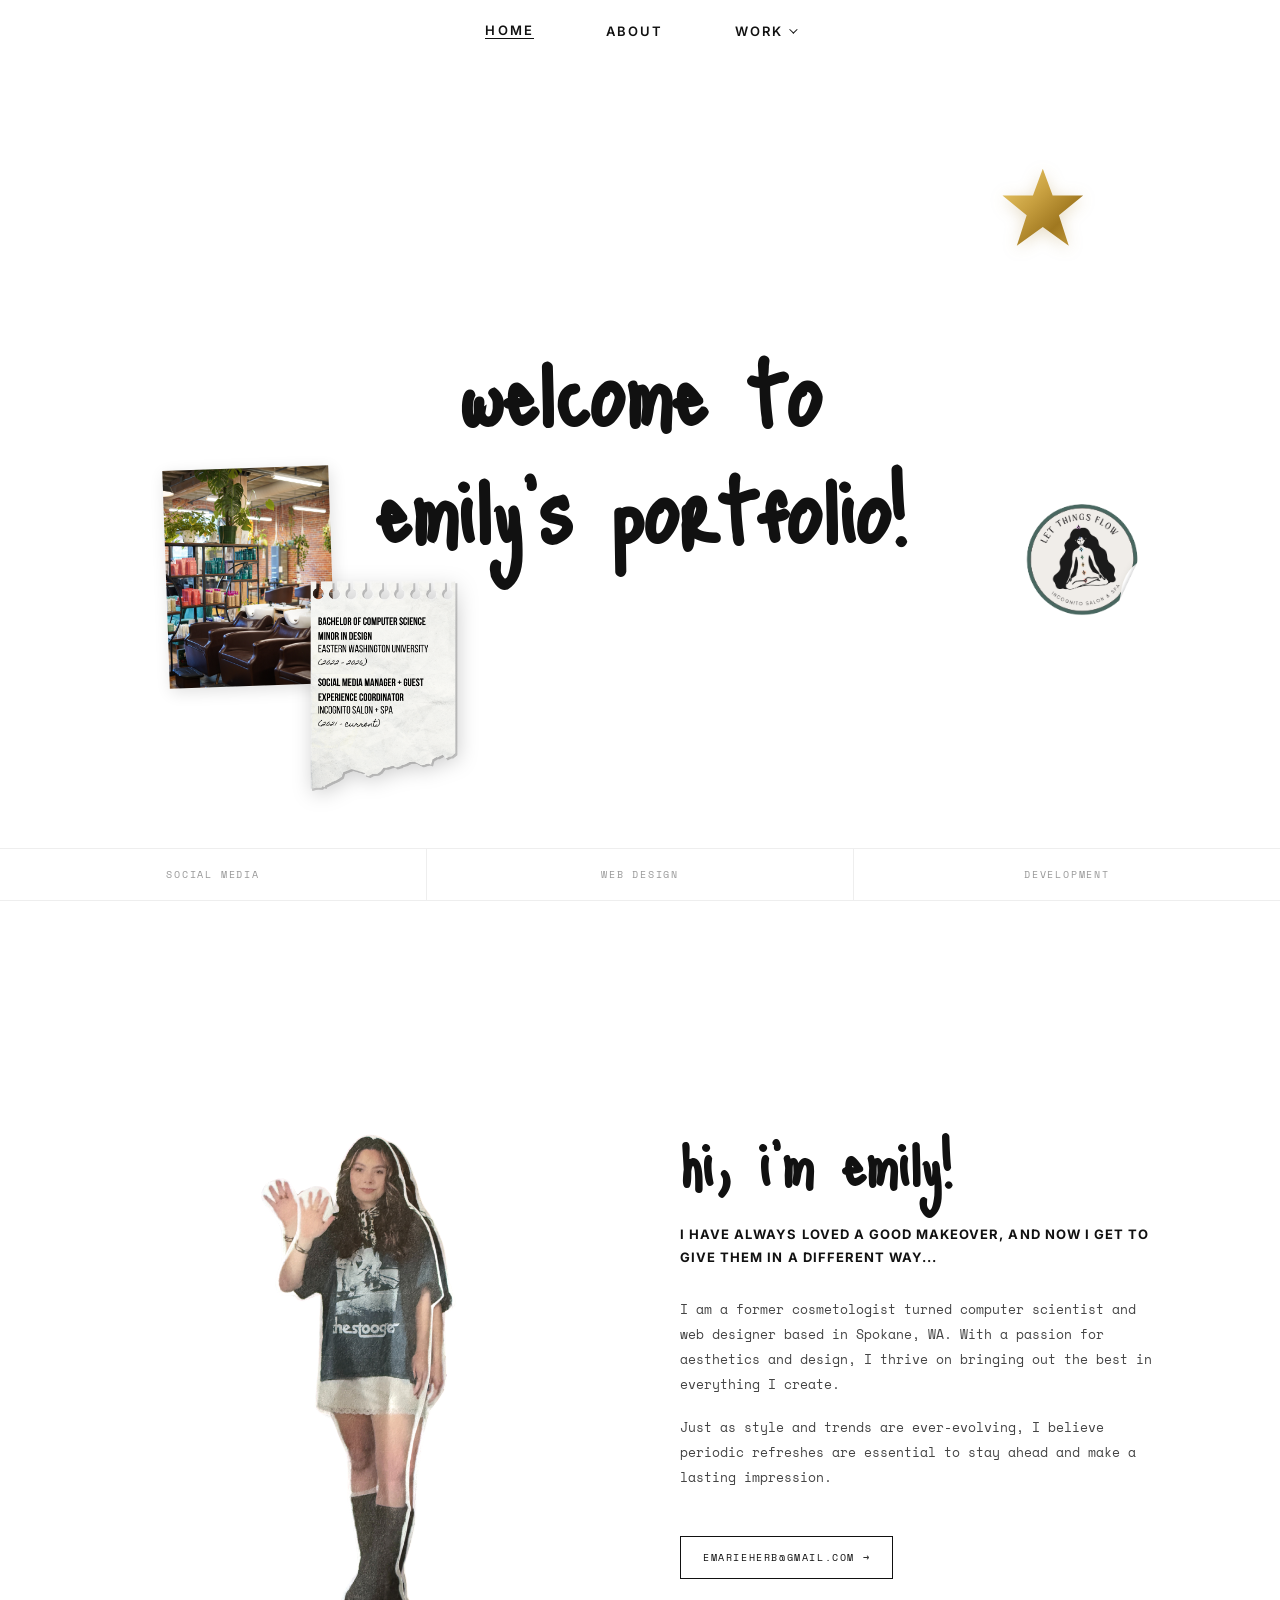
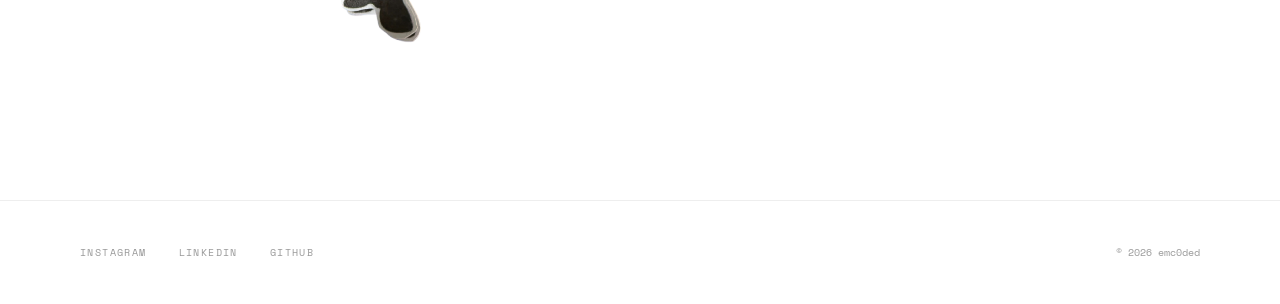
<file: index.html>
<!DOCTYPE html>
<html lang="en">
<head>
  <meta charset="UTF-8">
  <meta name="viewport" content="width=device-width, initial-scale=1.0">
  <title>emily herbert — portfolio</title>
  <link rel="icon" href="favicon.svg" type="image/svg+xml">
  <link rel="stylesheet" href="css/style.css?v=17">
  <style>
    /* Index-only tweaks */
    .scroll-hint {
      position: absolute;
      bottom: 32px;
      left: 50%;
      transform: translateX(-50%);
      display: flex;
      flex-direction: column;
      align-items: center;
      gap: 8px;
      z-index: 5;
      pointer-events: none;
    }
    .scroll-hint span {
      font-family: var(--font-mono);
      font-size: 9px;
      letter-spacing: 0.2em;
      text-transform: uppercase;
      color: var(--mid);
    }
    .scroll-hint-line {
      width: 1px;
      height: 40px;
      background: var(--light);
      position: relative;
      overflow: hidden;
    }
    .scroll-hint-line::after {
      content: '';
      position: absolute;
      top: -100%;
      left: 0;
      width: 100%;
      height: 100%;
      background: var(--mid);
      animation: scrollDown 1.6s ease infinite;
    }
    @keyframes scrollDown {
      0%   { top: -100%; }
      100% { top: 200%; }
    }
    /* drag hint */
    .drag-hint {
      position: absolute;
      top: 88px;
      right: 48px;
      font-family: var(--font-mono);
      font-size: 9px;
      letter-spacing: 0.16em;
      text-transform: uppercase;
      color: #ccc;
      z-index: 5;
      pointer-events: none;
    }
    /* work links strip at bottom of hero */
    .work-strip {
      position: absolute;
      bottom: 0;
      left: 0; right: 0;
      display: flex;
      border-top: 1px solid var(--light);
      z-index: 5;
    }
    .work-strip a {
      flex: 1;
      padding: 18px 0;
      text-align: center;
      font-family: var(--font-mono);
      font-size: 10px;
      letter-spacing: 0.18em;
      text-transform: uppercase;
      text-decoration: none;
      color: var(--mid);
      border-right: 1px solid var(--light);
      transition: background 0.2s, color 0.2s;
    }
    .work-strip a:last-child { border-right: none; }
    .work-strip a:hover { background: var(--cream); color: var(--fg); }
  </style>
</head>
<body>

  <!-- ── NAV ── -->
  <nav>
    <a href="index.html" class="active">HOME</a>
    <a href="#about">ABOUT</a>
    <span class="nav-dropdown-toggle" data-menu="work-menu">WORK</span>
  </nav>
  <div class="nav-dropdown-menu" id="work-menu">
    <a href="social-media.html">Social Media</a>
    <a href="web-design.html">Web Design</a>
    <a href="development.html">Development</a>
  </div>

  <!-- ── HERO ── -->
  <section class="hero">

    <!-- Centered title (not draggable) -->
    <h1 class="hero-title">welcome to<br>emily's portfolio!</h1>

    <!-- ① Photo -->
    <div class="draggable" id="drag-photo" style="left: 13%; top: 52%">
      <img src="assets/photo.jpg" alt="Incognito Salon" class="hero-photo">
    </div>

    <!-- ② Resume image -->
    <div class="draggable" id="drag-sticky" style="left: 22%; top: 62%">
      <img src="assets/resume.png" alt="Resume" class="hero-resume">
    </div>

    <!-- ③ Gold star -->
    <div class="draggable" id="drag-star" style="right: 15%; top: 18%">
      <div class="gold-star">
        <svg viewBox="0 0 100 95" xmlns="http://www.w3.org/2000/svg">
          <defs>
            <linearGradient id="starGold" x1="0%" y1="0%" x2="100%" y2="100%">
              <stop offset="0%"   stop-color="#f0d070"/>
              <stop offset="40%"  stop-color="#c8a040"/>
              <stop offset="70%"  stop-color="#a07820"/>
              <stop offset="100%" stop-color="#c8a040"/>
            </linearGradient>
          </defs>
          <polygon
            points="50,5 61,35 95,35 68,57 79,91 50,70 21,91 32,57 5,35 39,35"
            fill="url(#starGold)"
          />
        </svg>
      </div>
    </div>

    <!-- ④ Sticker -->
    <div class="draggable" id="drag-sticker" style="right: 8%; top: 52%">
      <img src="assets/sticker.png" alt="Incognito Salon & Spa sticker" class="hero-sticker">
    </div>

    <!-- Work category strip -->
    <div class="work-strip">
      <a href="social-media.html">Social Media</a>
      <a href="web-design.html">Web Design</a>
      <a href="development.html">Development</a>
    </div>

  </section>

  <!-- ── ABOUT ── -->
  <section class="about-section" id="about">

    <div class="about-photo-wrap">
      <div class="wave-anim">
        <img src="assets/wave.png"  alt="Emily waving" class="wave-frame wave-a">
        <img src="assets/wave2.png" alt="Emily waving" class="wave-frame wave-b">
      </div>
    </div>

    <div class="about-text">
      <h2>hi, i'm emily!</h2>
      <p class="tagline">I have always loved a good makeover, and now I get to give them in a different way...</p>
      <p>I am a former cosmetologist turned computer scientist and web designer based in Spokane, WA. With a passion for aesthetics and design, I thrive on bringing out the best in everything I create.</p>
      <p>Just as style and trends are ever-evolving, I believe periodic refreshes are essential to stay ahead and make a lasting impression.</p>
      <a href="mailto:emarieherb@gmail.com" class="about-email">emarieherb@gmail.com →</a>
    </div>

  </section>

  <!-- ── FOOTER ── -->
  <footer>
    
    <div class="footer-links">
      <a href="https://instagram.com/emc0ded" target="_blank" rel="noopener">Instagram</a>
      <a href="https://linkedin.com/in/emarieherb" target="_blank" rel="noopener">LinkedIn</a>
      <a href="https://github.com/emc0ded" target="_blank" rel="noopener">GitHub</a>
    </div>
    <span class="footer-copy">© 2026 emc0ded</span>
  </footer>

  <script src="js/main.js?v=5"></script>
</body>
</html>
</file>
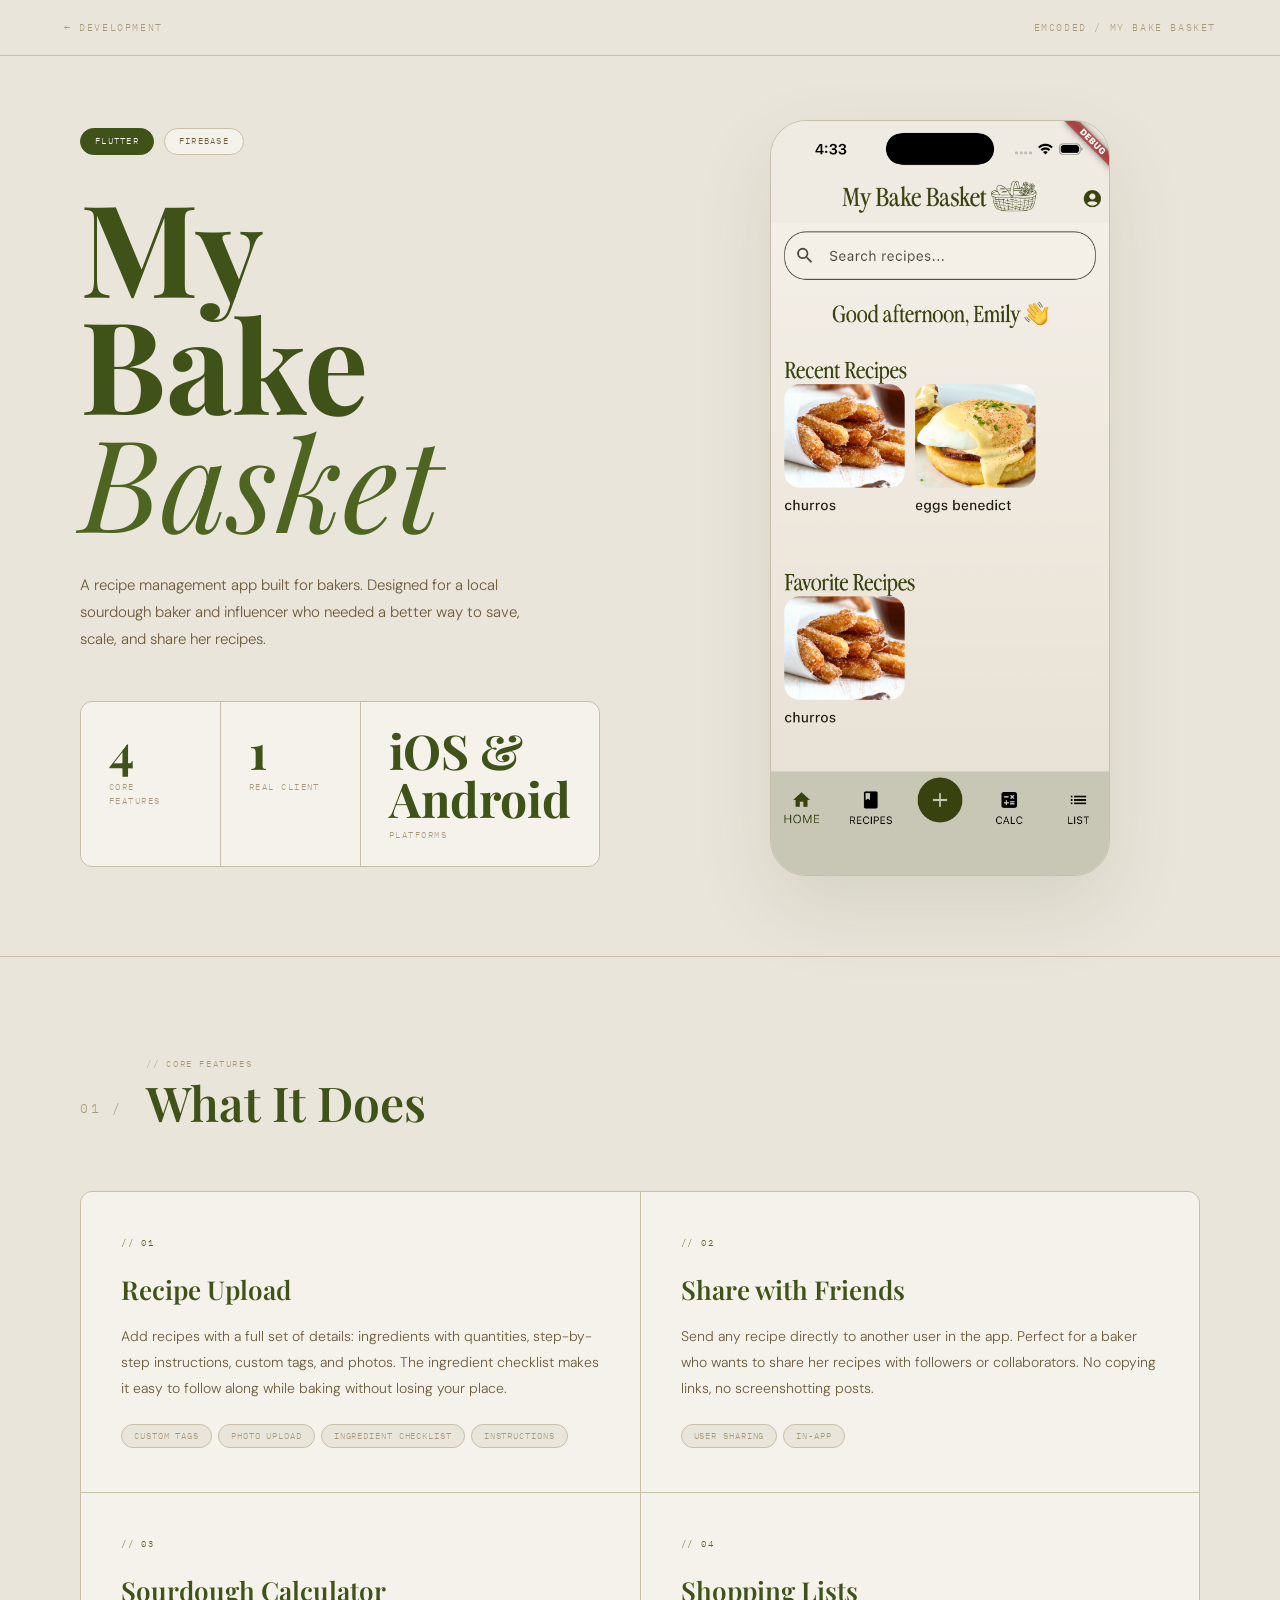
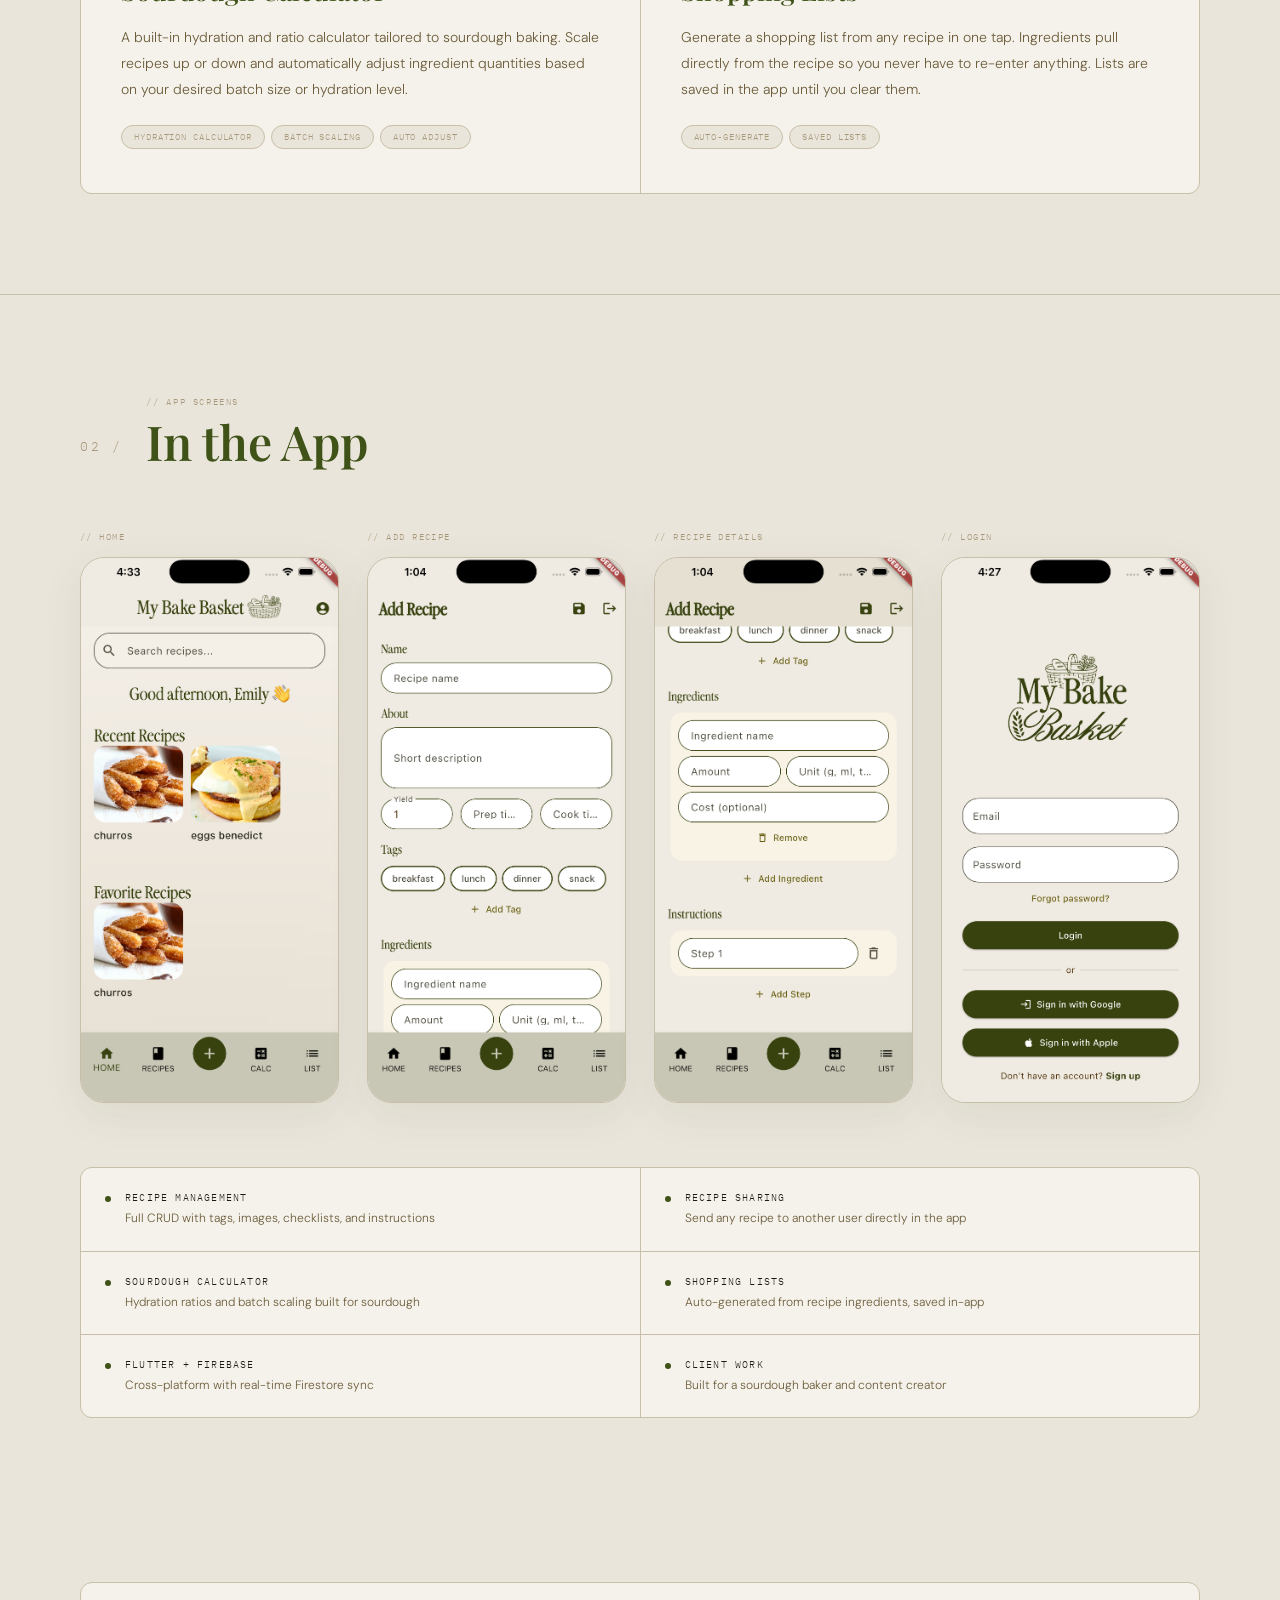
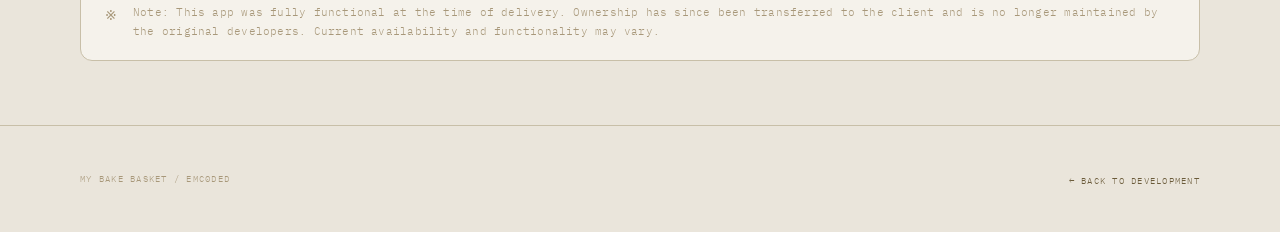
<file: bakebasket.html>
<!DOCTYPE html>
<html lang="en">
<head>
  <meta charset="UTF-8">
  <link rel="icon" href="favicon.svg" type="image/svg+xml">
  <meta name="viewport" content="width=device-width, initial-scale=1.0">
  <title>My Bake Basket / emily herbert</title>
  <link rel="preconnect" href="https://fonts.googleapis.com">
  <link rel="preconnect" href="https://fonts.gstatic.com" crossorigin>
  <link href="https://fonts.googleapis.com/css2?family=Playfair+Display:ital,wght@0,400;0,600;0,700;1,400&family=DM+Sans:wght@300;400&family=IBM+Plex+Mono&display=swap" rel="stylesheet">

  <style>
    *, *::before, *::after { box-sizing: border-box; margin: 0; padding: 0; }

    :root {
      --bg:           #EAE5DB;
      --bg-dark:      #DDD7CA;
      --card:         #F5F2EB;
      --card-dark:    #ECE8DF;
      --border:       #C8BFA8;
      --text:         #1E1A12;
      --secondary:    #6B5B3A;
      --muted:        #A8987A;
      --accent:       #3F5218;
      --accent-mid:   #4D6520;
      --accent-light: #EBF0E0;
      --accent-text:  #FFFFFF;
      --serif:        'Playfair Display', serif;
      --mono:         'IBM Plex Mono', monospace;
      --body:         'DM Sans', sans-serif;
      --r-card:       12px;
      --r-pill:       50px;
    }

    body {
      background: var(--bg);
      color: var(--text);
      font-family: var(--body);
      font-weight: 300;
      line-height: 1.6;
      -webkit-font-smoothing: antialiased;
    }

    a { color: inherit; text-decoration: none; }

    /* NAV */
    .pnav {
      position: fixed;
      top: 0; left: 0; right: 0;
      height: 56px;
      background: var(--bg);
      border-bottom: 1px solid var(--border);
      display: flex;
      align-items: center;
      justify-content: space-between;
      padding: 0 64px;
      z-index: 100;
    }
    .pnav-back {
      font-family: var(--mono);
      font-size: 10px;
      letter-spacing: 0.16em;
      text-transform: uppercase;
      color: var(--muted);
      transition: color 0.2s;
    }
    .pnav-back:hover { color: var(--text); }
    .pnav-id {
      font-family: var(--mono);
      font-size: 10px;
      letter-spacing: 0.16em;
      text-transform: uppercase;
      color: var(--muted);
    }

    /* ATOMS */
    .label {
      font-family: var(--mono);
      font-size: 9px;
      letter-spacing: 0.18em;
      text-transform: uppercase;
      color: var(--muted);
      display: block;
    }
    .pill {
      display: inline-block;
      font-family: var(--mono);
      font-size: 9px;
      letter-spacing: 0.14em;
      text-transform: uppercase;
      padding: 5px 14px;
      border-radius: var(--r-pill);
      border: 1px solid var(--border);
      color: var(--secondary);
      background: var(--card);
    }
    .pill.accent {
      background: var(--accent);
      border-color: var(--accent);
      color: var(--accent-text);
    }

    /* SECTION WRAPPER */
    .wrap {
      max-width: 1360px;
      margin: 0 auto;
      padding: 100px 80px;
    }
    .section-outer { border-top: 1px solid var(--border); }

    .section-head {
      display: flex;
      align-items: flex-end;
      gap: 24px;
      margin-bottom: 64px;
    }
    .section-num {
      font-family: var(--mono);
      font-size: 13px;
      letter-spacing: 0.2em;
      color: var(--muted);
      padding-bottom: 8px;
    }
    .section-meta { display: flex; flex-direction: column; gap: 6px; }
    .section-title {
      font-family: var(--serif);
      font-size: 48px;
      font-weight: 600;
      line-height: 1.05;
      color: var(--accent);
    }

    /* HERO */
    .hero {
      min-height: 100vh;
      display: grid;
      grid-template-columns: 1fr 1fr;
      gap: 80px;
      align-items: center;
      padding: 120px 80px 80px;
      max-width: 1360px;
      margin: 0 auto;
    }
    .hero-eyebrow {
      display: flex;
      align-items: center;
      gap: 10px;
      margin-bottom: 32px;
    }
    .hero-logo {
      height: 56px;
      width: auto;
      object-fit: contain;
    }
    .hero-title {
      font-family: var(--serif);
      font-size: clamp(72px, 10vw, 148px);
      font-weight: 700;
      line-height: 0.92;
      color: var(--accent);
      margin-bottom: 32px;
    }
    .hero-title em {
      font-style: italic;
      font-weight: 400;
      color: var(--accent-mid);
    }
    .hero-tagline {
      font-size: 15px;
      font-weight: 300;
      color: var(--secondary);
      line-height: 1.8;
      max-width: 480px;
      margin-bottom: 48px;
    }
    .hero-stats {
      display: flex;
      border: 1px solid var(--border);
      border-radius: var(--r-card);
      overflow: hidden;
      background: var(--card);
    }
    .hero-stat {
      flex: 1;
      padding: 24px 28px;
      border-right: 1px solid var(--border);
    }
    .hero-stat:last-child { border-right: none; }
    .hero-stat-val {
      font-family: var(--serif);
      font-size: 48px;
      font-weight: 700;
      line-height: 1;
      color: var(--accent);
      margin-bottom: 6px;
    }
    .hero-stat-lbl {
      font-family: var(--mono);
      font-size: 9px;
      letter-spacing: 0.16em;
      text-transform: uppercase;
      color: var(--muted);
    }

    .hero-right {
      display: flex;
      align-items: center;
      justify-content: center;
    }
    .hero-mockup {
      width: 100%;
      max-width: 340px;
      aspect-ratio: 9/20;
      background: var(--card-dark);
      border: 1px solid var(--border);
      border-radius: 36px;
      overflow: hidden;
      box-shadow: 0 32px 80px rgba(63, 82, 24, 0.12);
    }
    .hero-mockup img {
      width: 100%;
      height: 100%;
      object-fit: cover;
      object-position: top;
      display: block;
    }

    /* FEATURE GRID */
    .feature-grid {
      display: grid;
      grid-template-columns: repeat(2, 1fr);
      gap: 1px;
      background: var(--border);
      border: 1px solid var(--border);
      border-radius: var(--r-card);
      overflow: hidden;
    }
    .fcard {
      background: var(--card);
      padding: 44px 40px;
    }
    .fcard-num {
      font-family: var(--mono);
      font-size: 9px;
      letter-spacing: 0.2em;
      text-transform: uppercase;
      color: var(--accent-mid);
      display: block;
      margin-bottom: 18px;
    }
    .fcard h3 {
      font-family: var(--serif);
      font-size: 26px;
      font-weight: 600;
      color: var(--accent);
      margin-bottom: 14px;
    }
    .fcard p {
      font-size: 14px;
      font-weight: 300;
      color: var(--secondary);
      line-height: 1.85;
    }
    .fcard-tags {
      display: flex;
      flex-wrap: wrap;
      gap: 6px;
      margin-top: 22px;
    }
    .fcard-tag {
      font-family: var(--mono);
      font-size: 9px;
      letter-spacing: 0.1em;
      text-transform: uppercase;
      padding: 4px 12px;
      border: 1px solid var(--border);
      border-radius: var(--r-pill);
      color: var(--muted);
      background: var(--bg);
    }

    /* SCREENSHOT GALLERY */
    .phone-gallery {
      display: flex;
      gap: 28px;
      align-items: flex-start;
    }
    .phone-col {
      flex: 1;
      display: flex;
      flex-direction: column;
      gap: 12px;
    }
    .phone-col-label {
      font-family: var(--mono);
      font-size: 9px;
      letter-spacing: 0.16em;
      text-transform: uppercase;
      color: var(--muted);
    }
    .phone-frame {
      width: 100%;
      aspect-ratio: 9/19;
      border-radius: 24px;
      overflow: hidden;
      background: var(--card-dark);
      border: 1px solid var(--border);
      box-shadow: 0 12px 40px rgba(63, 82, 24, 0.08);
    }
    .phone-frame img {
      width: 100%;
      height: 100%;
      object-fit: cover;
      display: block;
    }

    /* DELIVERABLES */
    .deliverables {
      display: grid;
      grid-template-columns: repeat(2, 1fr);
      gap: 1px;
      background: var(--border);
      border: 1px solid var(--border);
      border-radius: var(--r-card);
      overflow: hidden;
      margin-top: 64px;
    }
    .dlv {
      background: var(--card);
      padding: 22px 24px;
      display: flex;
      align-items: flex-start;
      gap: 14px;
    }
    .dlv-dot {
      width: 6px; height: 6px;
      border-radius: 50%;
      background: var(--accent);
      flex-shrink: 0;
      margin-top: 6px;
    }
    .dlv-body { display: flex; flex-direction: column; gap: 3px; }
    .dlv-title {
      font-family: var(--mono);
      font-size: 10px;
      letter-spacing: 0.12em;
      text-transform: uppercase;
      color: var(--text);
    }
    .dlv-desc {
      font-size: 12px;
      font-weight: 300;
      color: var(--secondary);
      line-height: 1.6;
    }

    /* DISCLAIMER */
    .disclaimer {
      max-width: 1360px;
      margin: 64px auto 0;
      padding: 0 80px;
    }
    .disclaimer-inner {
      display: flex;
      align-items: flex-start;
      gap: 16px;
      padding: 20px 24px;
      background: var(--card);
      border: 1px solid var(--border);
      border-radius: var(--r-card);
    }
    .disclaimer-icon {
      font-size: 14px;
      flex-shrink: 0;
      margin-top: 1px;
      color: var(--muted);
    }
    .disclaimer-text {
      font-family: var(--mono);
      font-size: 11px;
      line-height: 1.7;
      color: var(--muted);
      letter-spacing: 0.02em;
    }

    /* FOOTER */
    .page-footer-wrap { border-top: 1px solid var(--border); margin-top: 64px; }
    .page-footer {
      max-width: 1360px;
      margin: 0 auto;
      padding: 40px 80px;
      display: flex;
      justify-content: space-between;
      align-items: center;
    }
    .page-footer-left {
      font-family: var(--mono);
      font-size: 9px;
      letter-spacing: 0.14em;
      text-transform: uppercase;
      color: var(--muted);
    }
    .page-footer-right a {
      font-family: var(--mono);
      font-size: 9px;
      letter-spacing: 0.14em;
      text-transform: uppercase;
      color: var(--secondary);
      transition: color 0.2s;
    }
    .page-footer-right a:hover { color: var(--text); }

    /* RESPONSIVE */
    @media (max-width: 1000px) {
      .hero { grid-template-columns: 1fr; padding: 100px 40px 64px; }
      .hero-right { display: none; }
      .wrap { padding: 72px 40px; }
      .pnav { padding: 0 24px; }
      .feature-grid { grid-template-columns: 1fr; }
      .phone-gallery { flex-wrap: wrap; }
      .deliverables { grid-template-columns: 1fr; }
      .page-footer { flex-direction: column; gap: 16px; padding: 32px 40px; }
    }
  </style>
</head>
<body>

  <!-- NAV -->
  <nav class="pnav">
    <a href="development.html" class="pnav-back">← Development</a>
    <span class="pnav-id">emc0ded / my bake basket</span>
  </nav>


  <!-- HERO -->
  <section class="hero">

    <div>
      <div class="hero-eyebrow">
        <span class="pill accent">Flutter</span>
        <span class="pill">Firebase</span>
      </div>

      <h1 class="hero-title">My<br>Bake<br><em>Basket</em></h1>

      <p class="hero-tagline">A recipe management app built for bakers. Designed for a local sourdough baker and influencer who needed a better way to save, scale, and share her recipes.</p>

      <div class="hero-stats">
        <div class="hero-stat">
          <div class="hero-stat-val">4</div>
          <div class="hero-stat-lbl">Core Features</div>
        </div>
        <div class="hero-stat">
          <div class="hero-stat-val">1</div>
          <div class="hero-stat-lbl">Real Client</div>
        </div>
        <div class="hero-stat">
          <div class="hero-stat-val">iOS &amp; Android</div>
          <div class="hero-stat-lbl">Platforms</div>
        </div>
      </div>
    </div>

    <div class="hero-right">
      <div class="hero-mockup">
        <img src="assets/mybakebasket/home.png" alt="My Bake Basket home screen">
      </div>
    </div>

  </section>


  <!-- SECTION 01 — FEATURES -->
  <div class="section-outer">
  <div class="wrap">

    <div class="section-head">
      <span class="section-num">01 /</span>
      <div class="section-meta">
        <span class="label">// Core Features</span>
        <h2 class="section-title">What It Does</h2>
      </div>
    </div>

    <div class="feature-grid">

      <div class="fcard">
        <span class="fcard-num">// 01</span>
        <h3>Recipe Upload</h3>
        <p>Add recipes with a full set of details: ingredients with quantities, step-by-step instructions, custom tags, and photos. The ingredient checklist makes it easy to follow along while baking without losing your place.</p>
        <div class="fcard-tags">
          <span class="fcard-tag">Custom Tags</span>
          <span class="fcard-tag">Photo Upload</span>
          <span class="fcard-tag">Ingredient Checklist</span>
          <span class="fcard-tag">Instructions</span>
        </div>
      </div>

      <div class="fcard">
        <span class="fcard-num">// 02</span>
        <h3>Share with Friends</h3>
        <p>Send any recipe directly to another user in the app. Perfect for a baker who wants to share her recipes with followers or collaborators. No copying links, no screenshotting posts.</p>
        <div class="fcard-tags">
          <span class="fcard-tag">User Sharing</span>
          <span class="fcard-tag">In-App</span>
        </div>
      </div>

      <div class="fcard">
        <span class="fcard-num">// 03</span>
        <h3>Sourdough Calculator</h3>
        <p>A built-in hydration and ratio calculator tailored to sourdough baking. Scale recipes up or down and automatically adjust ingredient quantities based on your desired batch size or hydration level.</p>
        <div class="fcard-tags">
          <span class="fcard-tag">Hydration Calculator</span>
          <span class="fcard-tag">Batch Scaling</span>
          <span class="fcard-tag">Auto Adjust</span>
        </div>
      </div>

      <div class="fcard">
        <span class="fcard-num">// 04</span>
        <h3>Shopping Lists</h3>
        <p>Generate a shopping list from any recipe in one tap. Ingredients pull directly from the recipe so you never have to re-enter anything. Lists are saved in the app until you clear them.</p>
        <div class="fcard-tags">
          <span class="fcard-tag">Auto-Generate</span>
          <span class="fcard-tag">Saved Lists</span>
        </div>
      </div>

    </div>

  </div>
  </div>


  <!-- SECTION 02 — SCREENSHOTS -->
  <div class="section-outer">
  <div class="wrap">

    <div class="section-head">
      <span class="section-num">02 /</span>
      <div class="section-meta">
        <span class="label">// App Screens</span>
        <h2 class="section-title">In the App</h2>
      </div>
    </div>

    <div class="phone-gallery">

      <div class="phone-col">
        <span class="phone-col-label">// Home</span>
        <div class="phone-frame">
          <img src="assets/mybakebasket/home.png" alt="Home screen">
        </div>
      </div>

      <div class="phone-col">
        <span class="phone-col-label">// Add Recipe</span>
        <div class="phone-frame">
          <img src="assets/mybakebasket/addrecipe.png" alt="Add recipe screen">
        </div>
      </div>

      <div class="phone-col">
        <span class="phone-col-label">// Recipe Details</span>
        <div class="phone-frame">
          <img src="assets/mybakebasket/addrecipe2.png" alt="Recipe details">
        </div>
      </div>

      <div class="phone-col">
        <span class="phone-col-label">// Login</span>
        <div class="phone-frame">
          <img src="assets/mybakebasket/login.png" alt="Login screen">
        </div>
      </div>

    </div>

    <div class="deliverables">
      <div class="dlv">
        <div class="dlv-dot"></div>
        <div class="dlv-body">
          <span class="dlv-title">Recipe Management</span>
          <span class="dlv-desc">Full CRUD with tags, images, checklists, and instructions</span>
        </div>
      </div>
      <div class="dlv">
        <div class="dlv-dot"></div>
        <div class="dlv-body">
          <span class="dlv-title">Recipe Sharing</span>
          <span class="dlv-desc">Send any recipe to another user directly in the app</span>
        </div>
      </div>
      <div class="dlv">
        <div class="dlv-dot"></div>
        <div class="dlv-body">
          <span class="dlv-title">Sourdough Calculator</span>
          <span class="dlv-desc">Hydration ratios and batch scaling built for sourdough</span>
        </div>
      </div>
      <div class="dlv">
        <div class="dlv-dot"></div>
        <div class="dlv-body">
          <span class="dlv-title">Shopping Lists</span>
          <span class="dlv-desc">Auto-generated from recipe ingredients, saved in-app</span>
        </div>
      </div>
      <div class="dlv">
        <div class="dlv-dot"></div>
        <div class="dlv-body">
          <span class="dlv-title">Flutter + Firebase</span>
          <span class="dlv-desc">Cross-platform with real-time Firestore sync</span>
        </div>
      </div>
      <div class="dlv">
        <div class="dlv-dot"></div>
        <div class="dlv-body">
          <span class="dlv-title">Client Work</span>
          <span class="dlv-desc">Built for a sourdough baker and content creator</span>
        </div>
      </div>
    </div>

  </div>
  </div>


  <!-- DISCLAIMER -->
  <div class="disclaimer">
    <div class="disclaimer-inner">
      <span class="disclaimer-icon">※</span>
      <p class="disclaimer-text">Note: This app was fully functional at the time of delivery. Ownership has since been transferred to the client and is no longer maintained by the original developers. Current availability and functionality may vary.</p>
    </div>
  </div>


  <!-- FOOTER -->
  <div class="page-footer-wrap">
    <footer class="page-footer">
      <span class="page-footer-left">My Bake Basket / emc0ded</span>
      <div class="page-footer-right">
        <a href="development.html">← Back to Development</a>
      </div>
    </footer>
  </div>

</body>
</html>
</file>
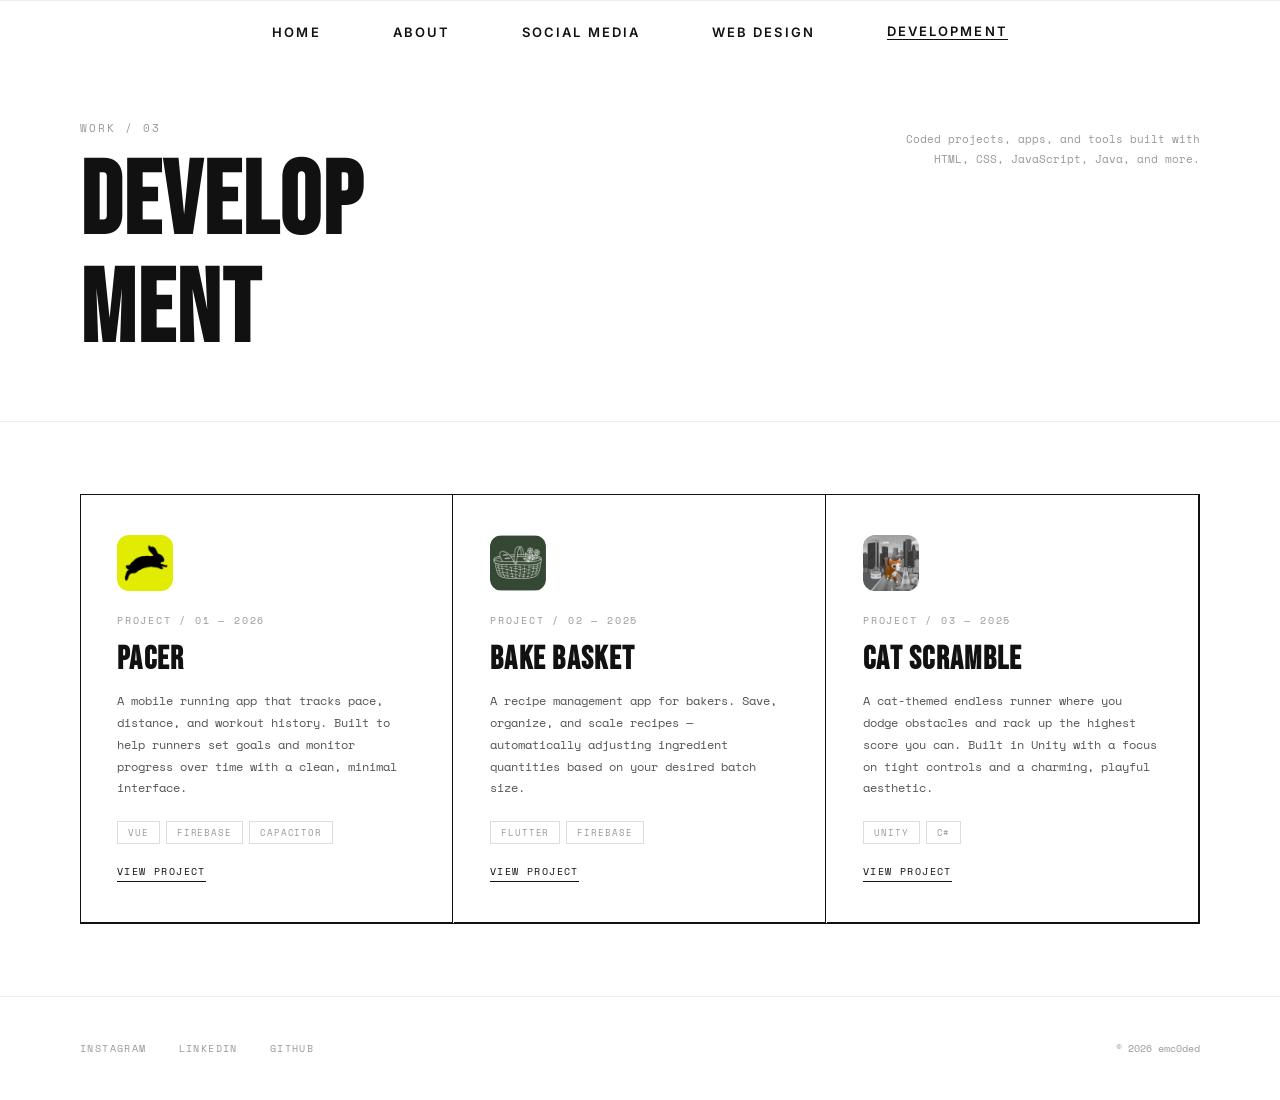
<file: development.html>
<!DOCTYPE html>
<html lang="en">
<head>
  <meta charset="UTF-8">
  <meta name="viewport" content="width=device-width, initial-scale=1.0">
  <title>development — emily herbert</title>
  <link rel="icon" href="favicon.svg" type="image/svg+xml">
  <link rel="stylesheet" href="css/style.css?v=17">
</head>
<body>

  <!-- ── NAV ── -->
  <nav>
    <a href="index.html">HOME</a>
    <a href="index.html#about">ABOUT</a>
    <span class="nav-dropdown-toggle" data-menu="work-menu">WORK</span>
  </nav>
  <div class="nav-dropdown-menu" id="work-menu">
    <a href="social-media.html">Social Media</a>
    <a href="web-design.html">Web Design</a>
    <a href="development.html">Development</a>
  </div>

  <!-- ── PAGE HEADER ── -->
  <header class="work-header">
    <div class="work-header-left">
      <p class="eyebrow">Work / 03</p>
      <h1>Develop<br>ment</h1>
    </div>
    <div class="work-header-right">
<p class="work-desc">
        Coded projects, apps, and tools built with HTML, CSS, JavaScript, Java, and more.
      </p>
    </div>
  </header>

  <!-- ── PROJECT CARDS ── -->
  <section class="projects-section">
    <div class="projects-grid">

      <div class="project-card">
        <img src="assets/pacerpics/pacerlogo.png" alt="Pacer logo" class="project-logo">
        <p class="eyebrow">Project / 01 — 2026</p>
        <h3>Pacer</h3>
        <p>A mobile running app that tracks pace, distance, and workout history. Built to help runners set goals and monitor progress over time with a clean, minimal interface.</p>
        <div class="tech-stack">
          <span class="tech-tag">Vue</span>
          <span class="tech-tag">Firebase</span>
          <span class="tech-tag">Capacitor</span>
        </div>
        <a href="pacer.html" class="project-link">View Project</a>
      </div>

      <div class="project-card">
        <img src="assets/mbb/mbblogo.png" alt="Bake Basket logo" class="project-logo">
        <p class="eyebrow">Project / 02 — 2025</p>
        <h3>Bake Basket</h3>
        <p>A recipe management app for bakers. Save, organize, and scale recipes — automatically adjusting ingredient quantities based on your desired batch size.</p>
        <div class="tech-stack">
          <span class="tech-tag">Flutter</span>
          <span class="tech-tag">Firebase</span>
        </div>
        <a href="bakebasket.html" class="project-link">View Project</a>
      </div>

      <div class="project-card">
        <img src="assets/catscramble/catscramblelogo.png" alt="Cat Scramble logo" class="project-logo">
        <p class="eyebrow">Project / 03 — 2025</p>
        <h3>Cat Scramble</h3>
        <p>A cat-themed endless runner where you dodge obstacles and rack up the highest score you can. Built in Unity with a focus on tight controls and a charming, playful aesthetic.</p>
        <div class="tech-stack">
          <span class="tech-tag">Unity</span>
          <span class="tech-tag">C#</span>
        </div>
        <a href="#" class="project-link">View Project</a>
      </div>

    </div>
  </section>

  <!-- ── BOTTOM NAV ── -->
  <nav class="bottom-nav">
    <a href="index.html">HOME</a>
    <a href="index.html#about">ABOUT</a>
    <a href="social-media.html">Social Media</a>
    <a href="web-design.html">Web Design</a>
    <a href="development.html">Development</a>
  </nav>

  <!-- ── FOOTER ── -->
  <footer>
    
    <div class="footer-links">
      <a href="https://instagram.com/emc0ded" target="_blank" rel="noopener">Instagram</a>
      <a href="https://linkedin.com/in/emarieherb" target="_blank" rel="noopener">LinkedIn</a>
      <a href="https://github.com/emc0ded" target="_blank" rel="noopener">GitHub</a>
    </div>
    <span class="footer-copy">© 2026 emc0ded</span>
  </footer>

  <script src="js/main.js?v=5"></script>
</body>
</html>
</file>
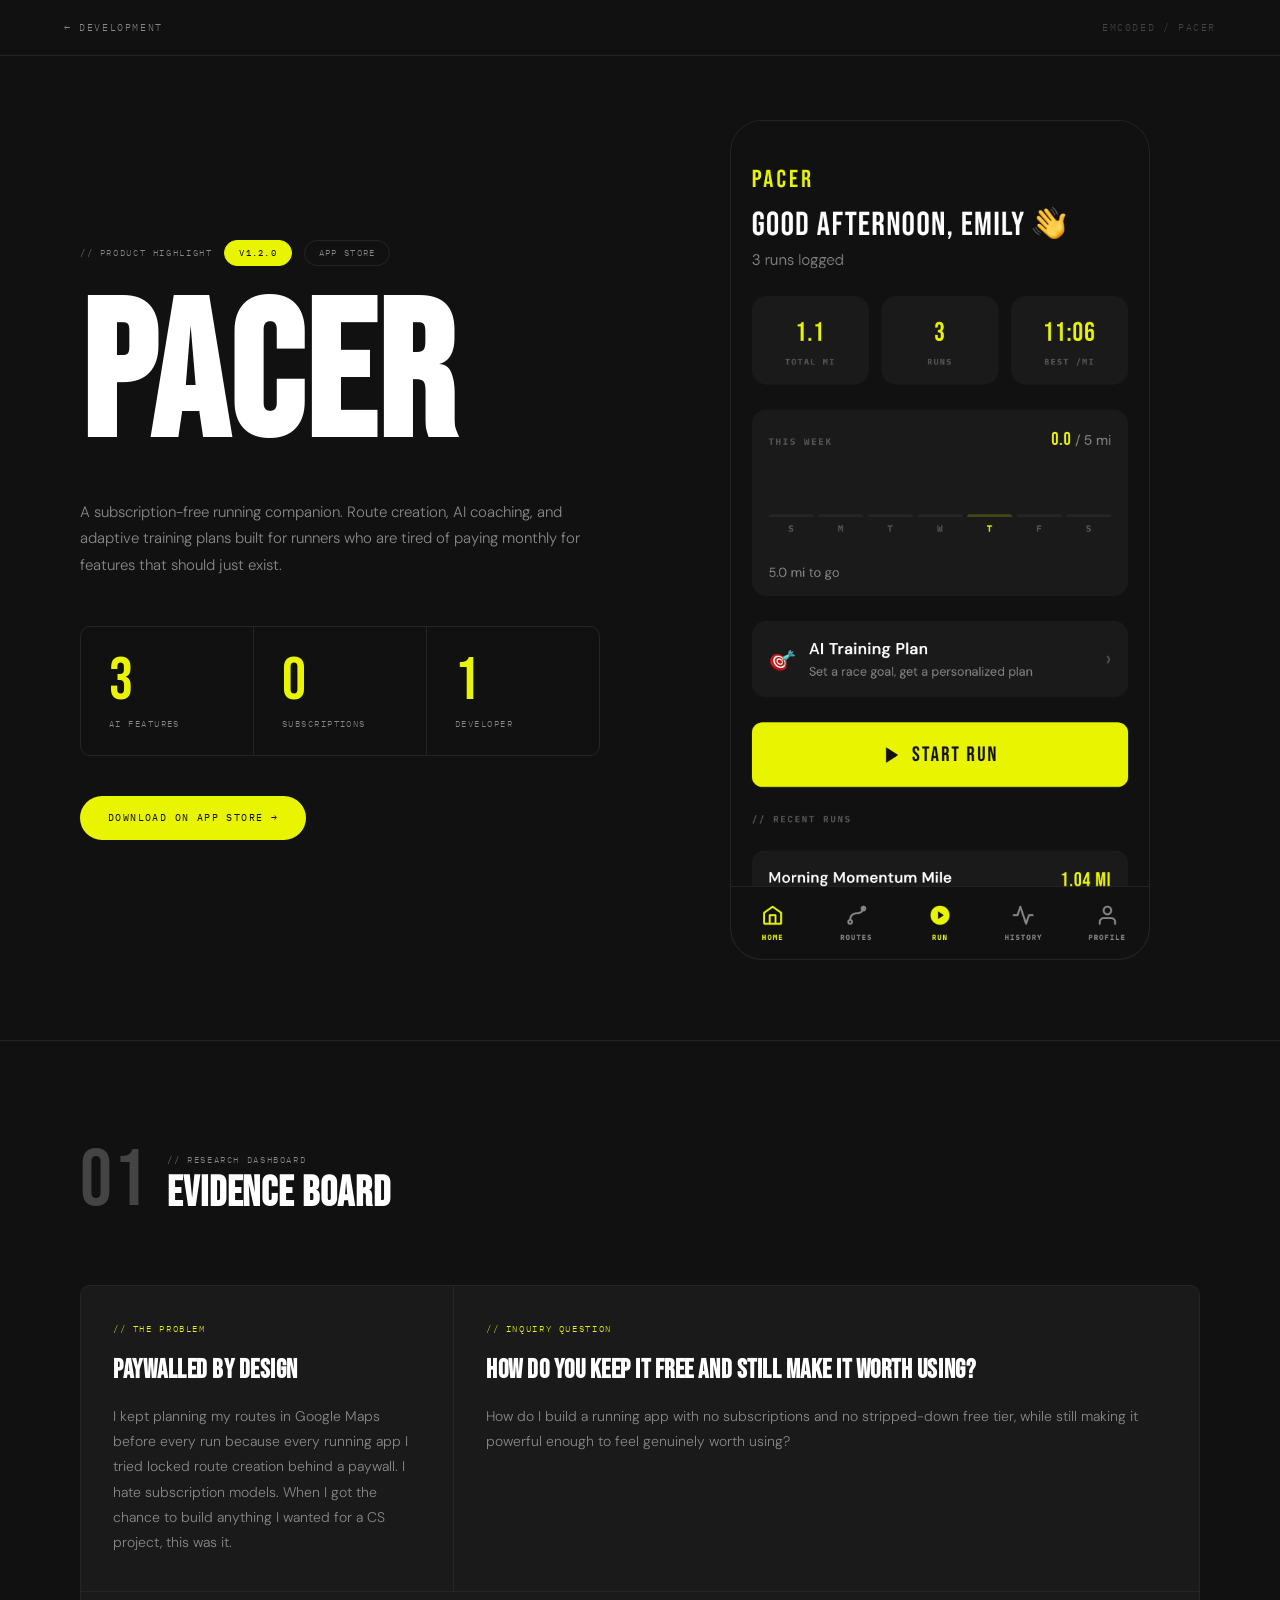
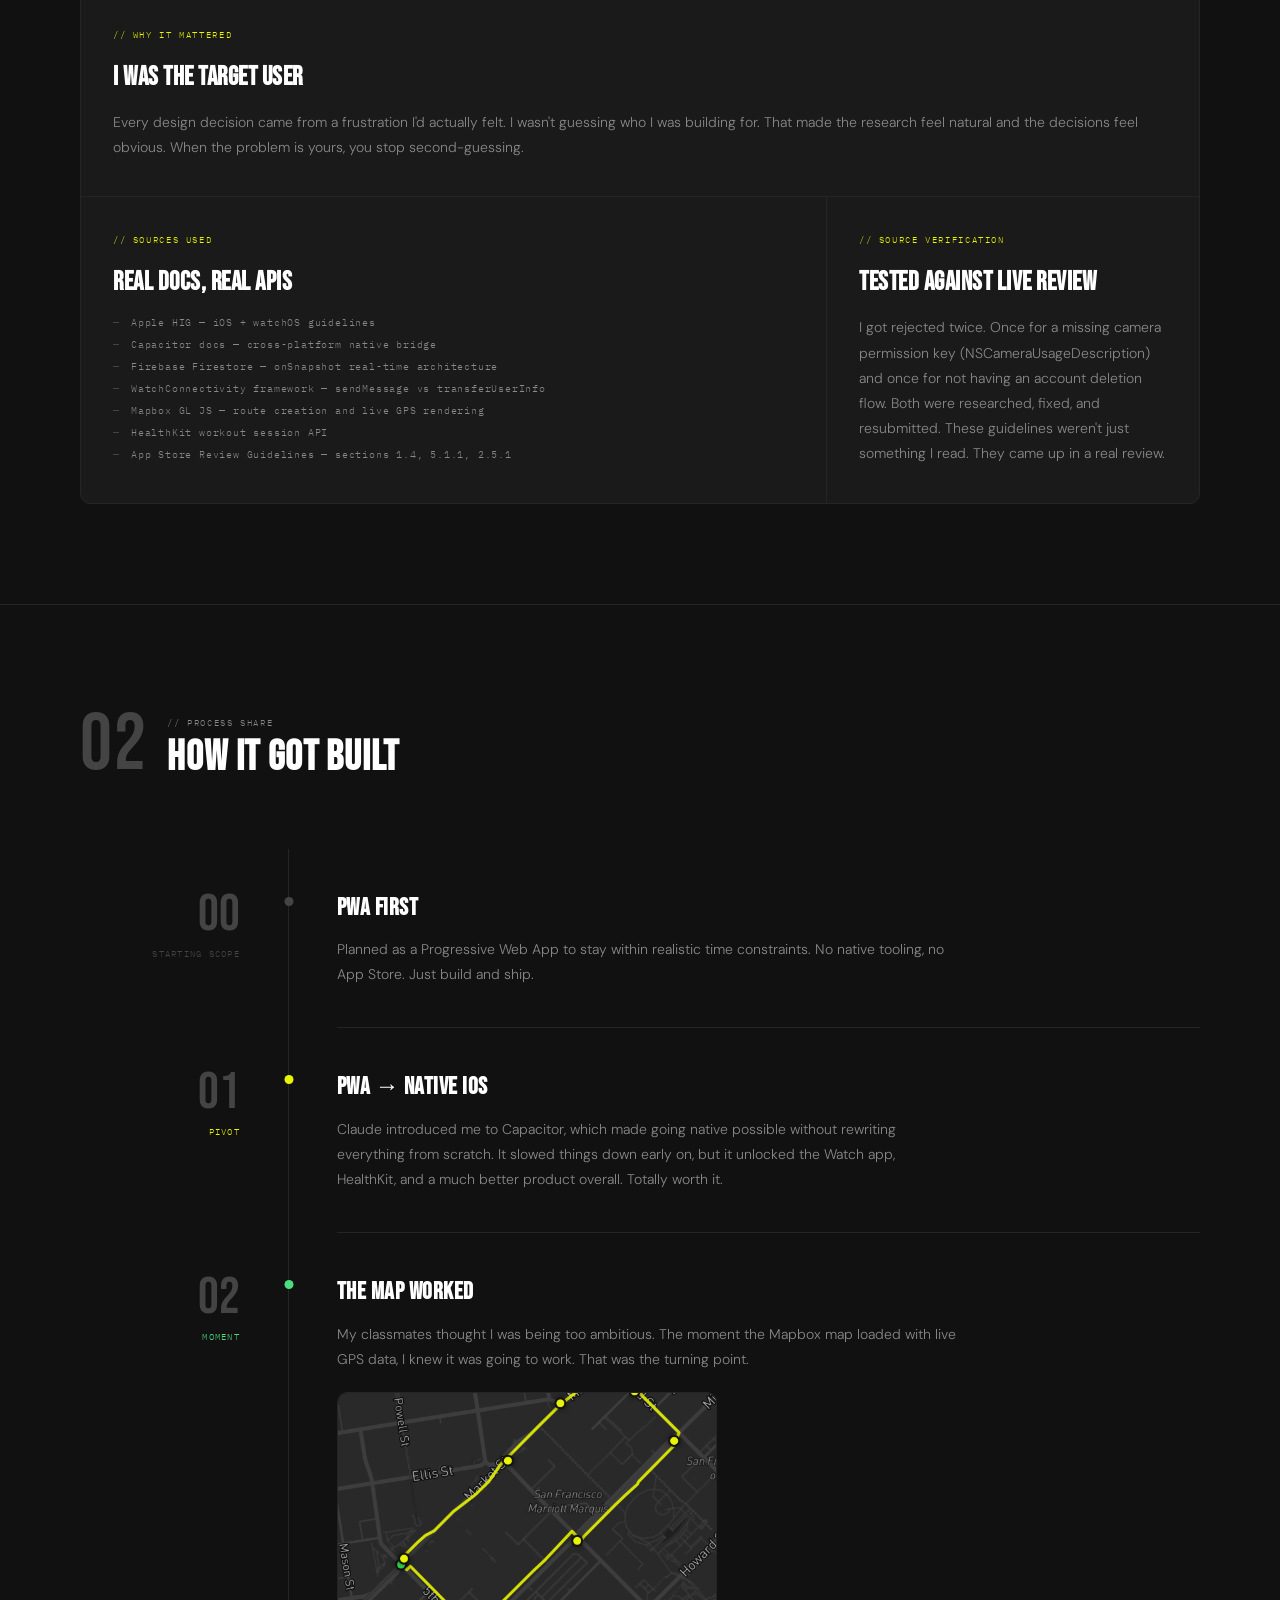
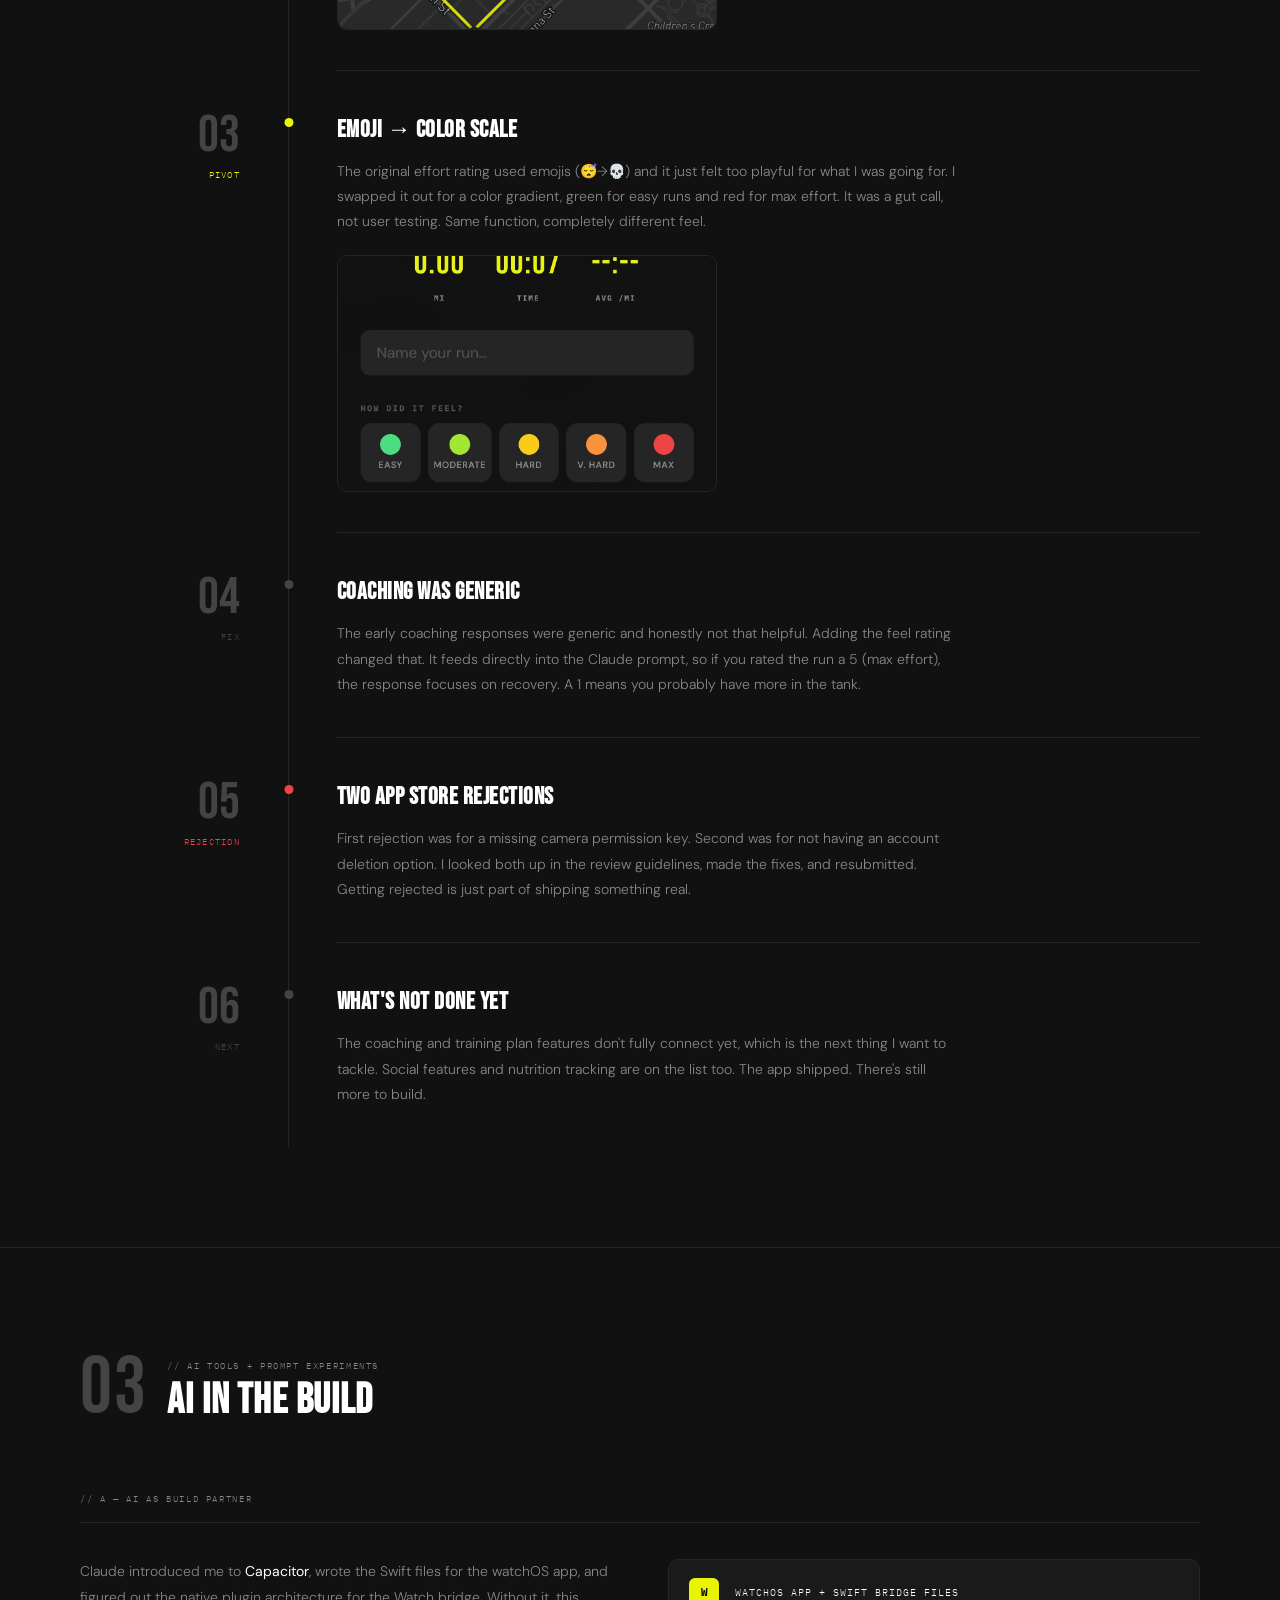
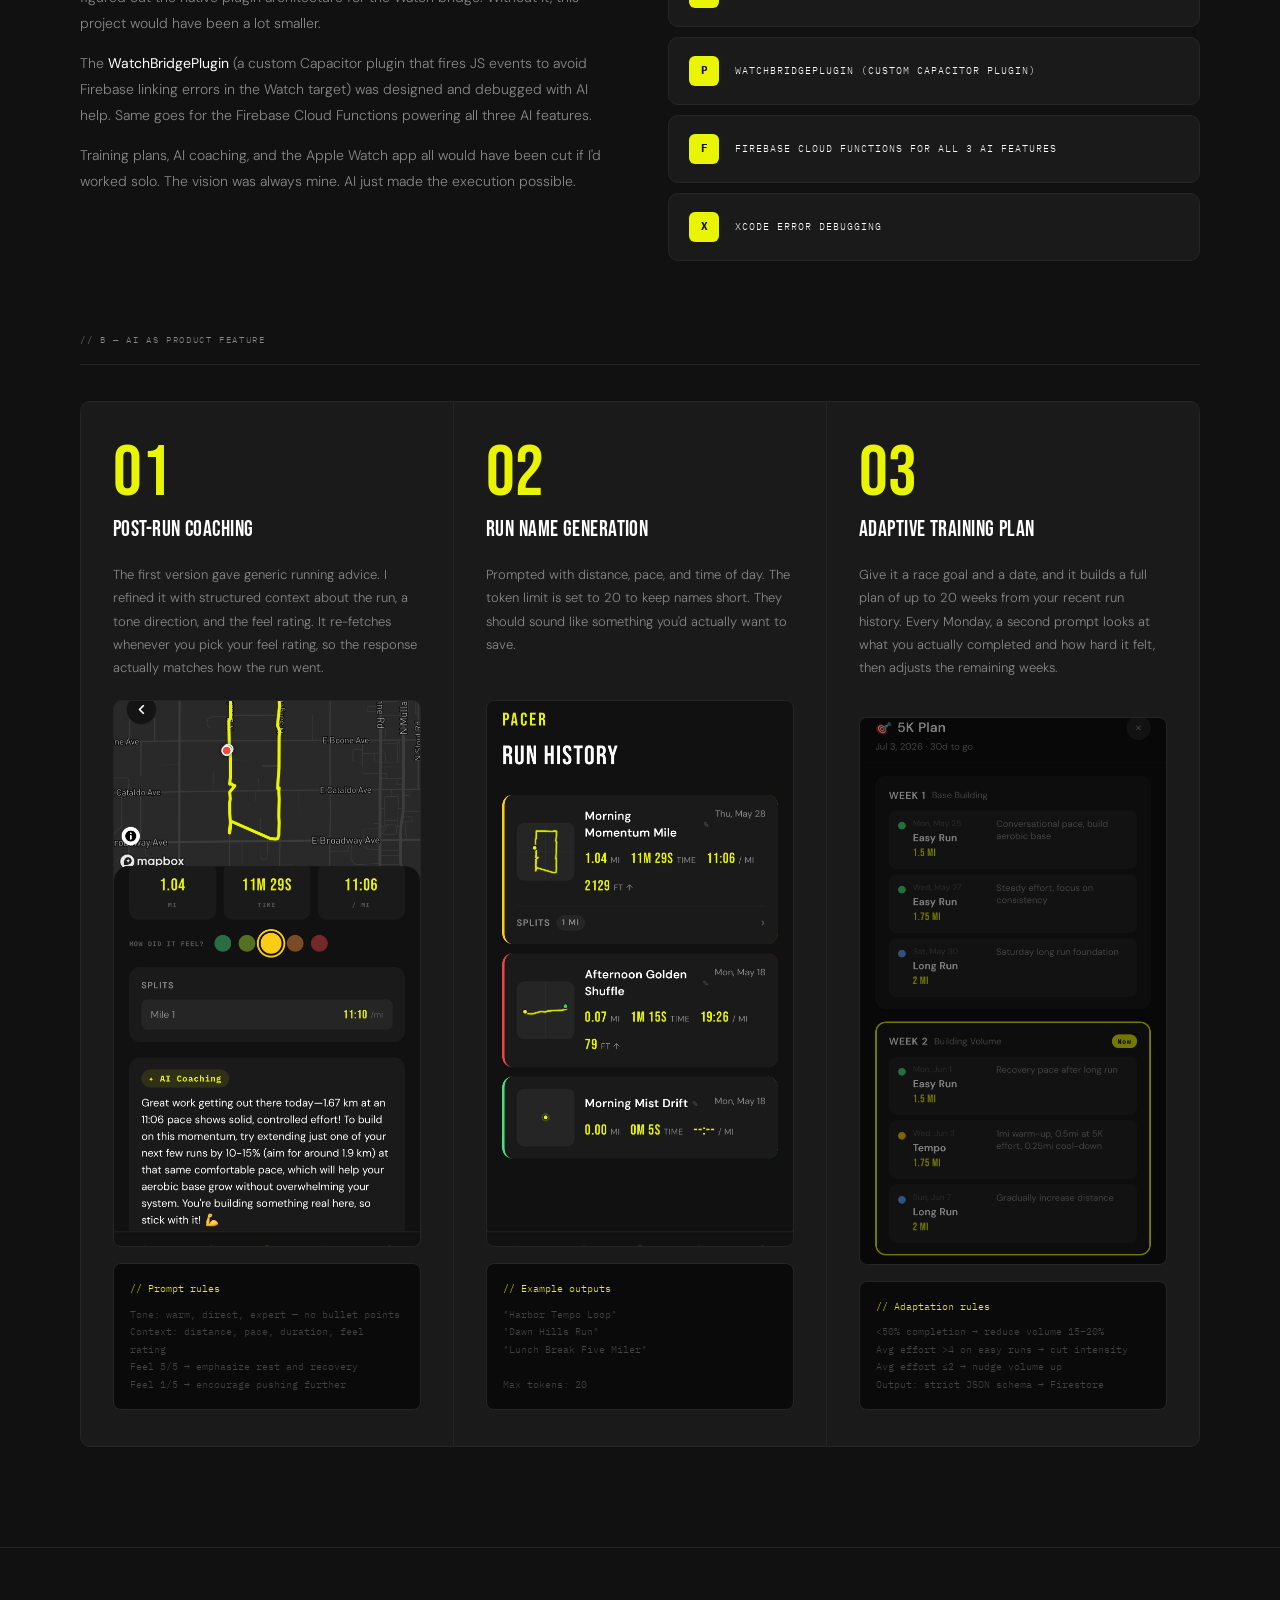
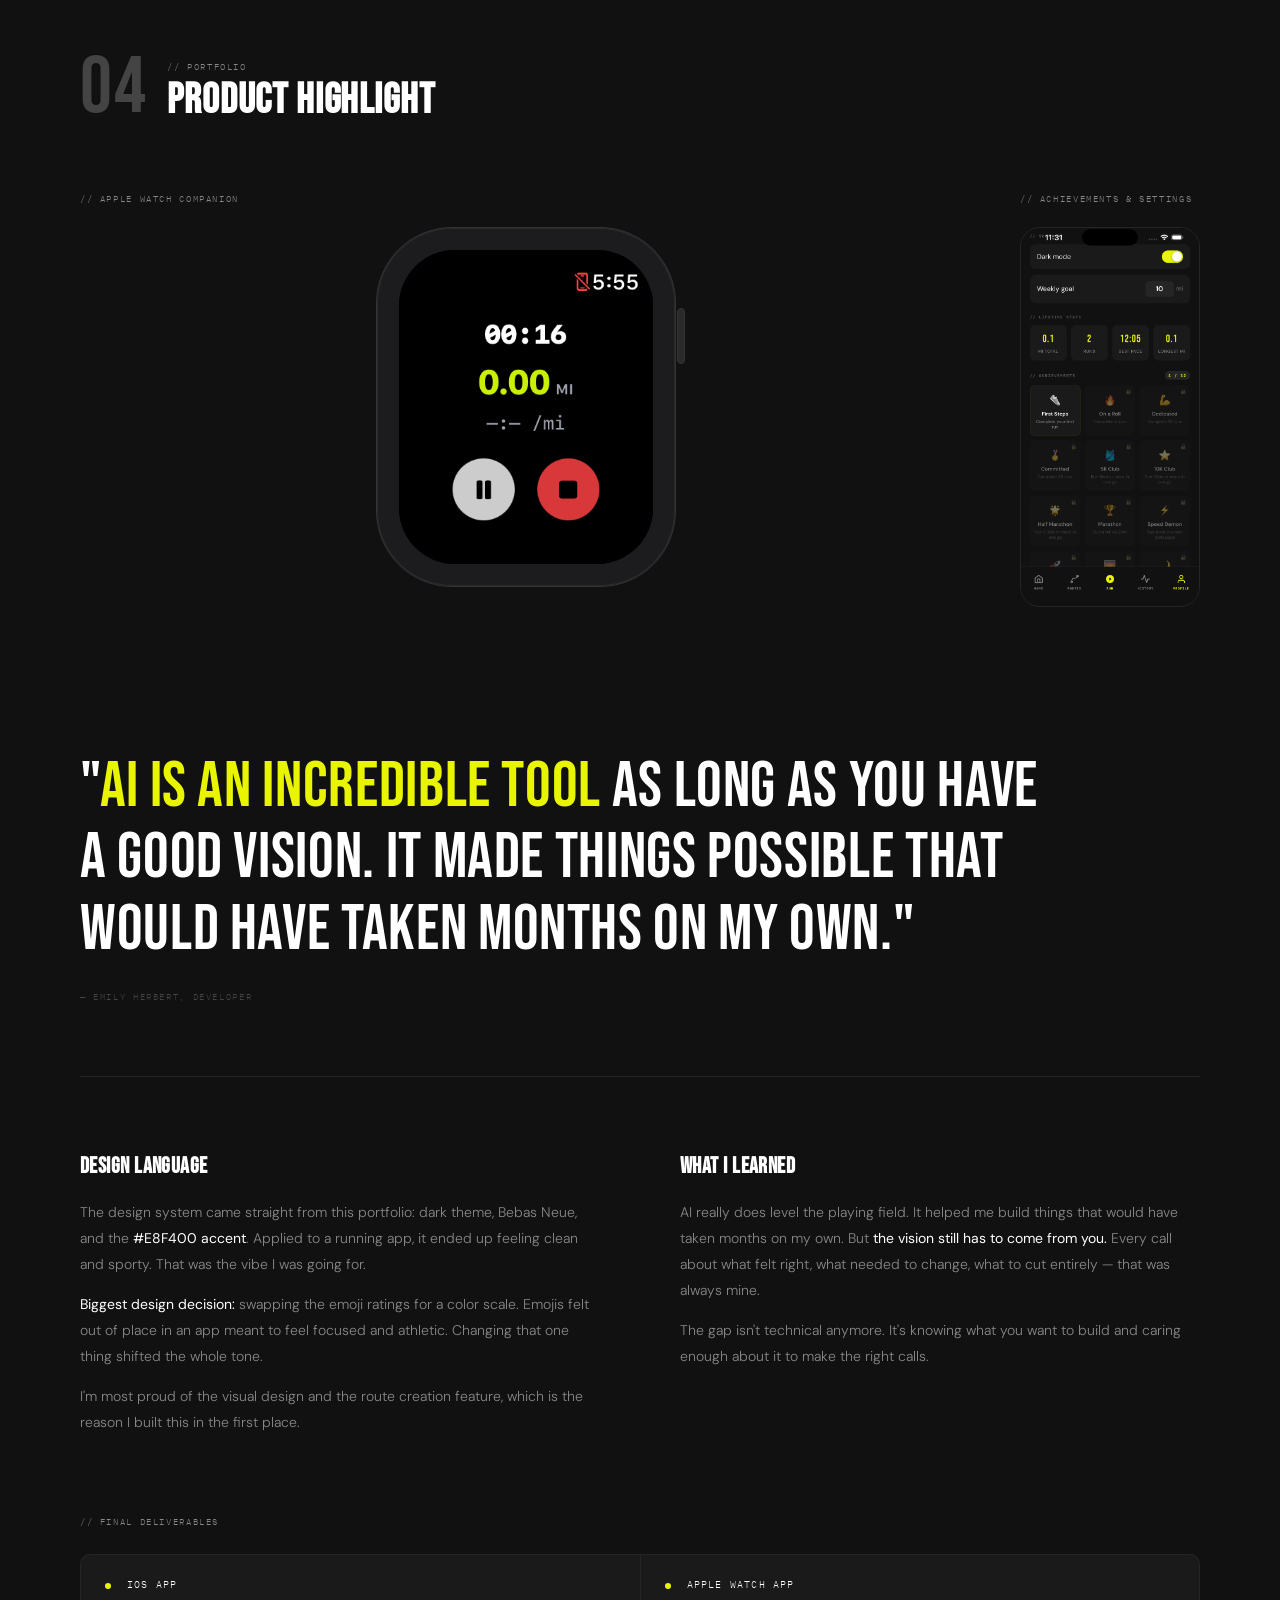
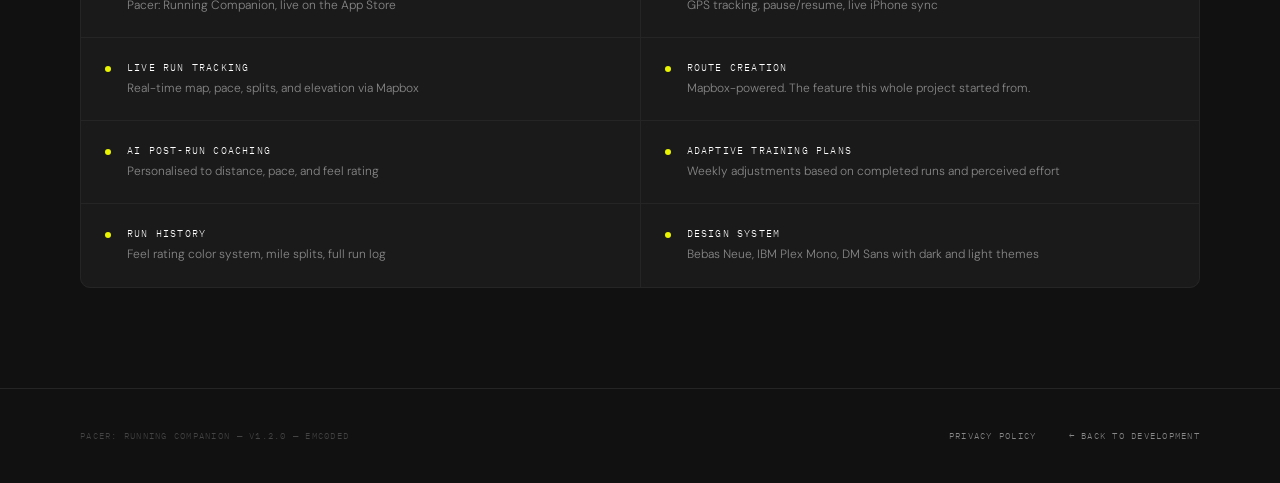
<file: pacer.html>
<!DOCTYPE html>
<html lang="en">
<head>
  <meta charset="UTF-8">
  <link rel="icon" href="favicon.svg" type="image/svg+xml">
  <meta name="viewport" content="width=device-width, initial-scale=1.0">
  <title>Pacer — Case Study — emily herbert</title>
  <link rel="preconnect" href="https://fonts.googleapis.com">
  <link rel="preconnect" href="https://fonts.gstatic.com" crossorigin>
  <link href="https://fonts.googleapis.com/css2?family=Bebas+Neue&family=IBM+Plex+Mono&family=DM+Sans:wght@300;400&display=swap" rel="stylesheet">

  <!--
  ═══════════════════════════════════════════════════
  SUGGESTED ASSETS — replace placeholders below with:

  · pacer/hero-mockup.png  — phone mockup showing the map/route screen (hero right column)
  · pacer/screenshot-map.png — live Mapbox route screen (process section — "The Map Worked")
  · pacer/screenshot-coaching.png — AI coaching screen (AI feature card 01)
  · pacer/screenshot-training.png — training plan screen (AI feature card 03)
  · pacer/screenshot-history.png — run history with color feel scale (portfolio section)
  · pacer/app-icon.png — app icon (footer / anywhere)

  All assets go in /assets/pacer/ for organization.
  ═══════════════════════════════════════════════════
  -->

  <style>
    *, *::before, *::after { box-sizing: border-box; margin: 0; padding: 0; }

    :root {
      --bg:           #111111;
      --card:         #1A1A1A;
      --border:       #252525;
      --text:         #FFFFFF;
      --secondary:    #888888;
      --muted:        #444444;
      --accent:       #E8F400;
      --accent-text:  #111111;
      --bebas:        'Bebas Neue', sans-serif;
      --mono:         'IBM Plex Mono', monospace;
      --body:         'DM Sans', sans-serif;
      --r-card:       10px;
      --r-chip:       8px;
      --r-pill:       50px;
    }

    body {
      background: var(--bg);
      color: var(--text);
      font-family: var(--body);
      font-weight: 300;
      line-height: 1.6;
      -webkit-font-smoothing: antialiased;
    }

    a { color: inherit; text-decoration: none; }

    /* ── PAGE NAV ── */
    .pnav {
      position: fixed;
      top: 0; left: 0; right: 0;
      height: 56px;
      background: var(--bg);
      border-bottom: 1px solid var(--border);
      display: flex;
      align-items: center;
      justify-content: space-between;
      padding: 0 64px;
      z-index: 100;
    }
    .pnav-back {
      font-family: var(--mono);
      font-size: 10px;
      letter-spacing: 0.16em;
      text-transform: uppercase;
      color: var(--secondary);
      transition: color 0.2s;
    }
    .pnav-back:hover { color: var(--text); }
    .pnav-id {
      font-family: var(--mono);
      font-size: 10px;
      letter-spacing: 0.16em;
      text-transform: uppercase;
      color: var(--muted);
    }

    /* ── SHARED ATOMS ── */
    .label {
      font-family: var(--mono);
      font-size: 9px;
      letter-spacing: 0.18em;
      text-transform: uppercase;
      color: var(--secondary);
      display: block;
    }
    .pill {
      display: inline-block;
      font-family: var(--mono);
      font-size: 9px;
      letter-spacing: 0.14em;
      text-transform: uppercase;
      padding: 5px 14px;
      border-radius: var(--r-pill);
      border: 1px solid var(--border);
      color: var(--secondary);
    }
    .pill.accent {
      background: var(--accent);
      border-color: var(--accent);
      color: var(--accent-text);
      font-weight: 400;
    }

    /* ── SECTION WRAPPER ── */
    .wrap {
      max-width: 1360px;
      margin: 0 auto;
      padding: 100px 80px;
    }
    .section-outer {
      border-top: 1px solid var(--border);
    }
    .section-head {
      display: flex;
      align-items: flex-end;
      gap: 20px;
      margin-bottom: 64px;
    }
    .section-num {
      font-family: var(--bebas);
      font-size: 80px;
      line-height: 1;
      color: var(--muted);
      letter-spacing: 0.02em;
    }
    .section-meta { display: flex; flex-direction: column; gap: 6px; padding-bottom: 6px; }
    .section-title {
      font-family: var(--bebas);
      font-size: 42px;
      line-height: 1;
      color: var(--text);
      letter-spacing: 0.02em;
    }


    /* ════════════════════════════════
       SECTION 1 — HERO
    ════════════════════════════════ */
    .hero {
      min-height: 100vh;
      display: grid;
      grid-template-columns: 1fr 1fr;
      gap: 80px;
      align-items: center;
      padding: 120px 80px 80px;
      max-width: 1360px;
      margin: 0 auto;
    }
    .hero-eyebrow {
      display: flex;
      align-items: center;
      gap: 12px;
      margin-bottom: 28px;
    }
    .hero-title {
      font-family: var(--bebas);
      font-size: clamp(110px, 15vw, 220px);
      line-height: 0.9;
      letter-spacing: 0.01em;
      color: var(--text);
      margin-bottom: 32px;
    }
    .hero-tagline {
      font-size: 15px;
      font-weight: 300;
      color: var(--secondary);
      line-height: 1.75;
      max-width: 500px;
      margin-bottom: 48px;
    }
    .hero-stats {
      display: flex;
      border: 1px solid var(--border);
      border-radius: var(--r-card);
      overflow: hidden;
      margin-bottom: 40px;
    }
    .hero-stat {
      flex: 1;
      padding: 24px 28px;
      border-right: 1px solid var(--border);
    }
    .hero-stat:last-child { border-right: none; }
    .hero-stat-val {
      font-family: var(--bebas);
      font-size: 60px;
      line-height: 1;
      color: var(--accent);
      margin-bottom: 6px;
    }
    .hero-stat-lbl {
      font-family: var(--mono);
      font-size: 9px;
      letter-spacing: 0.16em;
      text-transform: uppercase;
      color: var(--secondary);
    }
    .hero-cta {
      display: inline-flex;
      align-items: center;
      gap: 10px;
      font-family: var(--mono);
      font-size: 10px;
      letter-spacing: 0.14em;
      text-transform: uppercase;
      background: var(--accent);
      color: var(--accent-text);
      padding: 14px 28px;
      border-radius: var(--r-pill);
      font-weight: 400;
      transition: opacity 0.2s;
    }
    .hero-cta:hover { opacity: 0.85; }

    .hero-right {
      display: flex;
      align-items: center;
      justify-content: center;
    }
    .hero-mockup {
      width: 100%;
      max-width: 420px;
      aspect-ratio: 9/18;
      background: var(--card);
      border: 1px solid var(--border);
      border-radius: 32px;
      display: flex;
      flex-direction: column;
      align-items: center;
      justify-content: center;
      gap: 14px;
      position: relative;
      overflow: hidden;
    }
    .hero-mockup img {
      position: absolute;
      inset: 0;
      width: 100%;
      height: 105%;
      top: -5%;
      object-fit: cover;
      object-position: center top;
      border-radius: 32px;
    }
    .hero-mockup-hint {
      font-family: var(--mono);
      font-size: 9px;
      letter-spacing: 0.14em;
      text-transform: uppercase;
      color: var(--muted);
      text-align: center;
    }
    .placeholder-box {
      width: 40px;
      height: 40px;
      border: 1px solid var(--muted);
      border-radius: 8px;
      display: flex;
      align-items: center;
      justify-content: center;
    }


    /* ════════════════════════════════
       SECTION 2 — RESEARCH
    ════════════════════════════════ */
    .research-grid {
      display: grid;
      grid-template-columns: repeat(3, 1fr);
      gap: 1px;
      background: var(--border);
      border: 1px solid var(--border);
      border-radius: var(--r-card);
      overflow: hidden;
    }
    .rcard {
      background: var(--card);
      padding: 36px 32px;
    }
    .rcard.span2 { grid-column: span 2; }
    .rcard.span3 { grid-column: span 3; }

    .rcard-label {
      font-family: var(--mono);
      font-size: 9px;
      letter-spacing: 0.18em;
      text-transform: uppercase;
      color: var(--accent);
      display: block;
      margin-bottom: 14px;
    }
    .rcard h3 {
      font-family: var(--bebas);
      font-size: 26px;
      letter-spacing: 0.02em;
      color: var(--text);
      margin-bottom: 12px;
    }
    .rcard p {
      font-size: 14px;
      font-weight: 300;
      color: var(--secondary);
      line-height: 1.8;
    }
    .source-list {
      list-style: none;
      margin-top: 10px;
      display: flex;
      flex-direction: column;
      gap: 7px;
    }
    .source-list li {
      font-family: var(--mono);
      font-size: 10px;
      letter-spacing: 0.08em;
      color: var(--secondary);
      padding-left: 18px;
      position: relative;
      line-height: 1.5;
    }
    .source-list li::before {
      content: '—';
      position: absolute;
      left: 0;
      color: var(--muted);
    }


    /* ════════════════════════════════
       SECTION 3 — PROCESS
    ════════════════════════════════ */
    .timeline { display: flex; flex-direction: column; }

    .tl-item {
      display: grid;
      grid-template-columns: 160px 1px 1fr;
      gap: 0 48px;
    }
    .tl-left {
      padding: 40px 0;
      text-align: right;
      display: flex;
      flex-direction: column;
      align-items: flex-end;
      gap: 6px;
    }
    .tl-step {
      font-family: var(--bebas);
      font-size: 52px;
      line-height: 1;
      color: var(--muted);
    }
    .tl-tag {
      font-family: var(--mono);
      font-size: 9px;
      letter-spacing: 0.14em;
      text-transform: uppercase;
    }
    .tl-tag.pivot    { color: var(--accent); }
    .tl-tag.moment   { color: #4ade80; }
    .tl-tag.reject   { color: #ef4444; }
    .tl-tag.default  { color: var(--muted); }

    .tl-spine {
      background: var(--border);
      position: relative;
    }
    .tl-dot {
      width: 9px;
      height: 9px;
      border-radius: 50%;
      background: var(--muted);
      position: absolute;
      top: 48px;
      left: 50%;
      transform: translateX(-50%);
    }
    .tl-dot.accent { background: var(--accent); }
    .tl-dot.green  { background: #4ade80; }
    .tl-dot.red    { background: #ef4444; }

    .tl-right {
      padding: 40px 0;
      border-top: 1px solid var(--border);
    }
    .tl-item:first-child .tl-right { border-top: none; }

    .tl-right h3 {
      font-family: var(--bebas);
      font-size: 24px;
      letter-spacing: 0.02em;
      color: var(--text);
      margin-bottom: 10px;
    }
    .tl-right p {
      font-size: 14px;
      font-weight: 300;
      color: var(--secondary);
      line-height: 1.8;
      max-width: 620px;
    }
    .tl-screenshot {
      margin-top: 20px;
      width: 100%;
      max-width: 380px;
      aspect-ratio: 16/10;
      background: var(--bg);
      border: 1px solid var(--border);
      border-radius: var(--r-card);
      display: flex;
      align-items: center;
      justify-content: center;
      overflow: hidden;
    }
    .tl-screenshot img {
      width: 100%;
      height: 100%;
      object-fit: cover;
    }
    .tl-screenshot-hint {
      font-family: var(--mono);
      font-size: 9px;
      letter-spacing: 0.14em;
      text-transform: uppercase;
      color: var(--muted);
    }


    /* ════════════════════════════════
       SECTION 4 — AI + BUILD
    ════════════════════════════════ */
    .ai-sub {
      margin-bottom: 72px;
    }
    .ai-sub:last-child { margin-bottom: 0; }
    .ai-sub-label {
      font-family: var(--mono);
      font-size: 9px;
      letter-spacing: 0.18em;
      text-transform: uppercase;
      color: var(--secondary);
      padding-bottom: 16px;
      border-bottom: 1px solid var(--border);
      display: block;
      margin-bottom: 36px;
    }

    /* Partner grid */
    .partner-grid {
      display: grid;
      grid-template-columns: 1fr 1fr;
      gap: 56px;
      align-items: start;
    }
    .partner-copy p {
      font-size: 14px;
      font-weight: 300;
      color: var(--secondary);
      line-height: 1.85;
      margin-bottom: 14px;
    }
    .partner-copy p:last-child { margin-bottom: 0; }
    .partner-copy strong { color: var(--text); font-weight: 400; }

    .callout-list {
      display: flex;
      flex-direction: column;
      gap: 10px;
    }
    .callout-item {
      background: var(--card);
      border: 1px solid var(--border);
      border-radius: var(--r-card);
      padding: 18px 20px;
      display: flex;
      align-items: center;
      gap: 16px;
    }
    .callout-badge {
      width: 30px;
      height: 30px;
      background: var(--accent);
      border-radius: 6px;
      flex-shrink: 0;
      display: flex;
      align-items: center;
      justify-content: center;
      font-family: var(--mono);
      font-size: 11px;
      font-weight: 700;
      color: var(--accent-text);
    }
    .callout-txt {
      font-family: var(--mono);
      font-size: 10px;
      letter-spacing: 0.1em;
      text-transform: uppercase;
      color: var(--text);
    }

    /* Feature cards */
    .feature-grid {
      display: grid;
      grid-template-columns: repeat(3, 1fr);
      gap: 1px;
      background: var(--border);
      border: 1px solid var(--border);
      border-radius: var(--r-card);
      overflow: hidden;
    }
    .fcard {
      background: var(--card);
      padding: 36px 32px;
      display: flex;
      flex-direction: column;
    }
    .fcard-num {
      font-family: var(--bebas);
      font-size: 72px;
      line-height: 1;
      color: var(--accent);
      margin-bottom: 2px;
    }
    .fcard-title {
      font-family: var(--bebas);
      font-size: 22px;
      letter-spacing: 0.02em;
      color: var(--text);
      margin-bottom: 16px;
    }
    .fcard-body {
      font-size: 13px;
      font-weight: 300;
      color: var(--secondary);
      line-height: 1.8;
      margin-bottom: 20px;
      flex: 1;
    }
    .fcard-screenshot {
      width: 100%;
      aspect-ratio: 9/16;
      background: var(--bg);
      border: 1px solid var(--border);
      border-radius: var(--r-chip);
      display: flex;
      align-items: center;
      justify-content: center;
      margin-bottom: 16px;
      overflow: hidden;
    }
    .fcard-screenshot img {
      width: 100%;
      height: 100%;
      object-fit: cover;
    }
    .fcard-screenshot-hint {
      font-family: var(--mono);
      font-size: 9px;
      letter-spacing: 0.12em;
      text-transform: uppercase;
      color: var(--muted);
    }
    .prompt-block {
      background: #0A0A0A;
      border: 1px solid var(--border);
      border-radius: var(--r-chip);
      padding: 16px;
      font-family: var(--mono);
      font-size: 10px;
      line-height: 1.75;
      color: var(--muted);
    }
    .prompt-block .plabel {
      color: var(--accent);
      display: block;
      margin-bottom: 8px;
    }


    /* ════════════════════════════════
       SECTION 5 — PORTFOLIO
    ════════════════════════════════ */
    .pullquote {
      padding: 72px 0;
      border-bottom: 1px solid var(--border);
      margin-bottom: 72px;
    }
    .pullquote-text {
      font-family: var(--bebas);
      font-size: clamp(36px, 5vw, 68px);
      line-height: 1.12;
      letter-spacing: 0.01em;
      color: var(--text);
      max-width: 960px;
    }
    .pullquote-text em {
      color: var(--accent);
      font-style: normal;
    }
    .pullquote-attr {
      font-family: var(--mono);
      font-size: 9px;
      letter-spacing: 0.18em;
      text-transform: uppercase;
      color: var(--muted);
      margin-top: 24px;
    }

    .port-grid {
      display: grid;
      grid-template-columns: 1fr 1fr;
      gap: 80px;
      margin-bottom: 80px;
    }
    .port-col h3 {
      font-family: var(--bebas);
      font-size: 22px;
      letter-spacing: 0.02em;
      color: var(--text);
      margin-bottom: 16px;
    }
    .port-col p {
      font-size: 14px;
      font-weight: 300;
      color: var(--secondary);
      line-height: 1.85;
      margin-bottom: 14px;
    }
    .port-col p:last-child { margin-bottom: 0; }
    .port-col p strong { color: var(--text); font-weight: 400; }

    /* Deliverables */
    .deliverables {
      display: grid;
      grid-template-columns: repeat(2, 1fr);
      gap: 1px;
      background: var(--border);
      border: 1px solid var(--border);
      border-radius: var(--r-card);
      overflow: hidden;
    }
    .dlv {
      background: var(--card);
      padding: 22px 24px;
      display: flex;
      align-items: flex-start;
      gap: 16px;
    }
    .dlv-dot {
      width: 6px;
      height: 6px;
      border-radius: 50%;
      background: var(--accent);
      flex-shrink: 0;
      margin-top: 6px;
    }
    .dlv-body { display: flex; flex-direction: column; gap: 3px; }
    .dlv-title {
      font-family: var(--mono);
      font-size: 10px;
      letter-spacing: 0.12em;
      text-transform: uppercase;
      color: var(--text);
    }
    .dlv-desc {
      font-size: 12px;
      font-weight: 300;
      color: var(--secondary);
      line-height: 1.6;
    }


    /* ── APP GALLERY ── */
    .app-gallery {
      display: grid;
      grid-template-columns: 1fr auto;
      gap: 48px;
      align-items: start;
      margin-bottom: 72px;
    }

    /* Watch cluster */
    .watch-cluster { display: flex; flex-direction: column; }
    .watch-mockup { display: flex; flex-direction: column; align-items: center; }
    .watch-frame {
      width: 300px;
      height: 360px;
      background: #1c1c1e;
      border-radius: 76px;
      border: 1px solid #333;
      position: relative;
      padding: 22px;
      box-shadow: inset 0 0 0 1px #2a2a2a;
    }
    .watch-crown {
      position: absolute;
      right: -10px;
      top: 80px;
      width: 8px;
      height: 56px;
      background: #2a2a2a;
      border-radius: 4px;
      border: 1px solid #333;
    }
    .watch-screen {
      width: 100%;
      height: 100%;
      border-radius: 56px;
      overflow: hidden;
      background: #000;
      position: relative;
    }
    .watch-slideshow { position: relative; }
    .watch-slide {
      position: absolute;
      inset: 0;
      width: 100%;
      height: 100%;
      object-fit: cover;
      display: block;
      opacity: 0;
      transition: opacity 0.6s ease;
    }
    .watch-slide.active { opacity: 1; }

    /* Phone frame */
    .app-gallery-phone { display: flex; flex-direction: column; }
    .app-gallery-frame {
      width: 180px;
      aspect-ratio: 9/19;
      border-radius: 20px;
      overflow: hidden;
      background: var(--card);
      border: 1px solid var(--border);
    }
    .app-gallery-frame img {
      width: 100%;
      height: 100%;
      object-fit: cover;
      display: block;
    }

    /* ── PAGE FOOTER ── */
    .page-footer-wrap {
      border-top: 1px solid var(--border);
    }
    .page-footer {
      max-width: 1360px;
      margin: 0 auto;
      padding: 40px 80px;
      display: flex;
      justify-content: space-between;
      align-items: center;
    }
    .page-footer-left {
      font-family: var(--mono);
      font-size: 9px;
      letter-spacing: 0.14em;
      text-transform: uppercase;
      color: var(--muted);
    }
    .page-footer-right {
      display: flex;
      gap: 32px;
    }
    .page-footer-right a {
      font-family: var(--mono);
      font-size: 9px;
      letter-spacing: 0.14em;
      text-transform: uppercase;
      color: var(--secondary);
      transition: color 0.2s;
    }
    .page-footer-right a:hover { color: var(--text); }


    /* ── RESPONSIVE ── */
    @media (max-width: 1000px) {
      .hero {
        grid-template-columns: 1fr;
        padding: 100px 40px 64px;
      }
      .hero-right { display: none; }
      .wrap { padding: 72px 40px; }
      .pnav { padding: 0 24px; }
      .research-grid { grid-template-columns: 1fr; }
      .rcard.span2, .rcard.span3 { grid-column: span 1; }
      .tl-item { grid-template-columns: 80px 1px 1fr; gap: 0 24px; }
      .tl-step { font-size: 32px; }
      .partner-grid { grid-template-columns: 1fr; }
      .feature-grid { grid-template-columns: 1fr; }
      .port-grid { grid-template-columns: 1fr; gap: 48px; }
      .deliverables { grid-template-columns: 1fr; }
      .app-gallery { grid-template-columns: 1fr; }
      .page-footer { flex-direction: column; gap: 16px; padding: 32px 40px; }
    }
  </style>
</head>
<body>

  <!-- ── NAV ── -->
  <nav class="pnav">
    <a href="development.html" class="pnav-back">← Development</a>
    <span class="pnav-id">emc0ded / pacer</span>
  </nav>


  <!-- ════════════════════════════════════
       01 — HERO
  ════════════════════════════════════ -->
  <section class="hero">

    <div class="hero-left">
      <div class="hero-eyebrow">
        <span class="label">// Product Highlight</span>
        <span class="pill accent">v1.2.0</span>
        <span class="pill">App Store</span>
      </div>

      <h1 class="hero-title">PACER</h1>

      <p class="hero-tagline">A subscription-free running companion. Route creation, AI coaching, and adaptive training plans built for runners who are tired of paying monthly for features that should just exist.</p>

      <div class="hero-stats">
        <div class="hero-stat">
          <div class="hero-stat-val">3</div>
          <div class="hero-stat-lbl">AI Features</div>
        </div>
        <div class="hero-stat">
          <div class="hero-stat-val">0</div>
          <div class="hero-stat-lbl">Subscriptions</div>
        </div>
        <div class="hero-stat">
          <div class="hero-stat-val">1</div>
          <div class="hero-stat-lbl">Developer</div>
        </div>
      </div>

      <a href="https://apps.apple.com/us/app/pacer-running-companion/id6772285606" target="_blank" rel="noopener" class="hero-cta">
        Download on App Store →
      </a>
    </div>

    <div class="hero-right">
      <div class="hero-mockup">
        <img src="assets/pacerpics/heroscreen.png" alt="Pacer app screenshot">
      </div>
    </div>

  </section>


  <!-- ════════════════════════════════════
       02 — RESEARCH
  ════════════════════════════════════ -->
  <div class="section-outer">
  <div class="wrap">

    <div class="section-head">
      <span class="section-num">01</span>
      <div class="section-meta">
        <span class="label">// Research Dashboard</span>
        <h2 class="section-title">Evidence Board</h2>
      </div>
    </div>

    <div class="research-grid">

      <div class="rcard">
        <span class="rcard-label">// The Problem</span>
        <h3>Paywalled by Design</h3>
        <p>I kept planning my routes in Google Maps before every run because every running app I tried locked route creation behind a paywall. I hate subscription models. When I got the chance to build anything I wanted for a CS project, this was it.</p>
      </div>

      <div class="rcard span2">
        <span class="rcard-label">// Inquiry Question</span>
        <h3>How do you keep it free and still make it worth using?</h3>
        <p>How do I build a running app with no subscriptions and no stripped-down free tier, while still making it powerful enough to feel genuinely worth using?</p>
      </div>

      <div class="rcard span3">
        <span class="rcard-label">// Why It Mattered</span>
        <h3>I Was the Target User</h3>
        <p>Every design decision came from a frustration I'd actually felt. I wasn't guessing who I was building for. That made the research feel natural and the decisions feel obvious. When the problem is yours, you stop second-guessing.</p>
      </div>

      <div class="rcard span2">
        <span class="rcard-label">// Sources Used</span>
        <h3>Real Docs, Real APIs</h3>
        <ul class="source-list">
          <li>Apple HIG — iOS + watchOS guidelines</li>
          <li>Capacitor docs — cross-platform native bridge</li>
          <li>Firebase Firestore — onSnapshot real-time architecture</li>
          <li>WatchConnectivity framework — sendMessage vs transferUserInfo</li>
          <li>Mapbox GL JS — route creation and live GPS rendering</li>
          <li>HealthKit workout session API</li>
          <li>App Store Review Guidelines — sections 1.4, 5.1.1, 2.5.1</li>
        </ul>
      </div>

      <div class="rcard">
        <span class="rcard-label">// Source Verification</span>
        <h3>Tested Against Live Review</h3>
        <p>I got rejected twice. Once for a missing camera permission key (NSCameraUsageDescription) and once for not having an account deletion flow. Both were researched, fixed, and resubmitted. These guidelines weren't just something I read. They came up in a real review.</p>
      </div>

    </div>

  </div>
  </div>


  <!-- ════════════════════════════════════
       03 — PROCESS
  ════════════════════════════════════ -->
  <div class="section-outer">
  <div class="wrap">

    <div class="section-head">
      <span class="section-num">02</span>
      <div class="section-meta">
        <span class="label">// Process Share</span>
        <h2 class="section-title">How It Got Built</h2>
      </div>
    </div>

    <div class="timeline">

      <div class="tl-item">
        <div class="tl-left">
          <span class="tl-step">00</span>
          <span class="tl-tag default">Starting Scope</span>
        </div>
        <div class="tl-spine"><div class="tl-dot"></div></div>
        <div class="tl-right">
          <h3>PWA First</h3>
          <p>Planned as a Progressive Web App to stay within realistic time constraints. No native tooling, no App Store. Just build and ship.</p>
        </div>
      </div>

      <div class="tl-item">
        <div class="tl-left">
          <span class="tl-step">01</span>
          <span class="tl-tag pivot">Pivot</span>
        </div>
        <div class="tl-spine"><div class="tl-dot accent"></div></div>
        <div class="tl-right">
          <h3>PWA → Native iOS</h3>
          <p>Claude introduced me to Capacitor, which made going native possible without rewriting everything from scratch. It slowed things down early on, but it unlocked the Watch app, HealthKit, and a much better product overall. Totally worth it.</p>
        </div>
      </div>

      <div class="tl-item">
        <div class="tl-left">
          <span class="tl-step">02</span>
          <span class="tl-tag moment">Moment</span>
        </div>
        <div class="tl-spine"><div class="tl-dot green"></div></div>
        <div class="tl-right">
          <h3>The Map Worked</h3>
          <p>My classmates thought I was being too ambitious. The moment the Mapbox map loaded with live GPS data, I knew it was going to work. That was the turning point.</p>
          <div class="tl-screenshot">
            <img src="assets/pacerpics/runroute.png" alt="Mapbox route screen">
          </div>
        </div>
      </div>

      <div class="tl-item">
        <div class="tl-left">
          <span class="tl-step">03</span>
          <span class="tl-tag pivot">Pivot</span>
        </div>
        <div class="tl-spine"><div class="tl-dot accent"></div></div>
        <div class="tl-right">
          <h3>Emoji → Color Scale</h3>
          <p>The original effort rating used emojis (😴→💀) and it just felt too playful for what I was going for. I swapped it out for a color gradient, green for easy runs and red for max effort. It was a gut call, not user testing. Same function, completely different feel.</p>
          <div class="tl-screenshot">
            <img src="assets/pacerpics/rating.png" alt="Feel rating color scale">
          </div>
        </div>
      </div>

      <div class="tl-item">
        <div class="tl-left">
          <span class="tl-step">04</span>
          <span class="tl-tag default">Fix</span>
        </div>
        <div class="tl-spine"><div class="tl-dot"></div></div>
        <div class="tl-right">
          <h3>Coaching Was Generic</h3>
          <p>The early coaching responses were generic and honestly not that helpful. Adding the feel rating changed that. It feeds directly into the Claude prompt, so if you rated the run a 5 (max effort), the response focuses on recovery. A 1 means you probably have more in the tank.</p>
        </div>
      </div>

      <div class="tl-item">
        <div class="tl-left">
          <span class="tl-step">05</span>
          <span class="tl-tag reject">Rejection</span>
        </div>
        <div class="tl-spine"><div class="tl-dot red"></div></div>
        <div class="tl-right">
          <h3>Two App Store Rejections</h3>
          <p>First rejection was for a missing camera permission key. Second was for not having an account deletion option. I looked both up in the review guidelines, made the fixes, and resubmitted. Getting rejected is just part of shipping something real.</p>
        </div>
      </div>

      <div class="tl-item">
        <div class="tl-left">
          <span class="tl-step">06</span>
          <span class="tl-tag default">Next</span>
        </div>
        <div class="tl-spine"><div class="tl-dot"></div></div>
        <div class="tl-right">
          <h3>What's Not Done Yet</h3>
          <p>The coaching and training plan features don't fully connect yet, which is the next thing I want to tackle. Social features and nutrition tracking are on the list too. The app shipped. There's still more to build.</p>
        </div>
      </div>

    </div>

  </div>
  </div>


  <!-- ════════════════════════════════════
       04 — AI + BUILD
  ════════════════════════════════════ -->
  <div class="section-outer">
  <div class="wrap">

    <div class="section-head">
      <span class="section-num">03</span>
      <div class="section-meta">
        <span class="label">// AI Tools + Prompt Experiments</span>
        <h2 class="section-title">AI in the Build</h2>
      </div>
    </div>

    <!-- A: AI as Build Partner -->
    <div class="ai-sub">
      <span class="ai-sub-label">// A — AI as Build Partner</span>
      <div class="partner-grid">
        <div class="partner-copy">
          <p>Claude introduced me to <strong>Capacitor</strong>, wrote the Swift files for the watchOS app, and figured out the native plugin architecture for the Watch bridge. Without it, this project would have been a lot smaller.</p>
          <p>The <strong>WatchBridgePlugin</strong> (a custom Capacitor plugin that fires JS events to avoid Firebase linking errors in the Watch target) was designed and debugged with AI help. Same goes for the Firebase Cloud Functions powering all three AI features.</p>
          <p>Training plans, AI coaching, and the Apple Watch app all would have been cut if I'd worked solo. The vision was always mine. AI just made the execution possible.</p>
        </div>
        <div class="callout-list">
          <div class="callout-item">
            <div class="callout-badge">W</div>
            <span class="callout-txt">watchOS app + Swift bridge files</span>
          </div>
          <div class="callout-item">
            <div class="callout-badge">P</div>
            <span class="callout-txt">WatchBridgePlugin (custom Capacitor plugin)</span>
          </div>
          <div class="callout-item">
            <div class="callout-badge">F</div>
            <span class="callout-txt">Firebase Cloud Functions for all 3 AI features</span>
          </div>
          <div class="callout-item">
            <div class="callout-badge">X</div>
            <span class="callout-txt">Xcode error debugging</span>
          </div>
        </div>
      </div>
    </div>

    <!-- B: AI as Product Feature -->
    <div class="ai-sub">
      <span class="ai-sub-label">// B — AI as Product Feature</span>
      <div class="feature-grid">

        <div class="fcard">
          <div class="fcard-num">01</div>
          <div class="fcard-title">Post-Run Coaching</div>
          <p class="fcard-body">The first version gave generic running advice. I refined it with structured context about the run, a tone direction, and the feel rating. It re-fetches whenever you pick your feel rating, so the response actually matches how the run went.</p>
          <div class="fcard-screenshot">
            <img src="assets/pacerpics/coaching.png" alt="AI coaching screen">
          </div>
          <div class="prompt-block">
            <span class="plabel">// Prompt rules</span>
            Tone: warm, direct, expert — no bullet points<br>
            Context: distance, pace, duration, feel rating<br>
            Feel 5/5 → emphasize rest and recovery<br>
            Feel 1/5 → encourage pushing further
          </div>
        </div>

        <div class="fcard">
          <div class="fcard-num">02</div>
          <div class="fcard-title">Run Name Generation</div>
          <p class="fcard-body">Prompted with distance, pace, and time of day. The token limit is set to 20 to keep names short. They should sound like something you'd actually want to save.</p>
          <div class="fcard-screenshot">
            <img src="assets/pacerpics/history.png" alt="Run history screen">
          </div>
          <div class="prompt-block">
            <span class="plabel">// Example outputs</span>
            "Harbor Tempo Loop"<br>
            "Dawn Hills Run"<br>
            "Lunch Break Five Miler"<br>
            <br>
            Max tokens: 20
          </div>
        </div>

        <div class="fcard">
          <div class="fcard-num">03</div>
          <div class="fcard-title">Adaptive Training Plan</div>
          <p class="fcard-body">Give it a race goal and a date, and it builds a full plan of up to 20 weeks from your recent run history. Every Monday, a second prompt looks at what you actually completed and how hard it felt, then adjusts the remaining weeks.</p>
          <div class="fcard-screenshot">
            <img src="assets/pacerpics/trainingplan.png" alt="Adaptive training plan screen">
          </div>
          <div class="prompt-block">
            <span class="plabel">// Adaptation rules</span>
            &lt;50% completion → reduce volume 15–20%<br>
            Avg effort &gt;4 on easy runs → cut intensity<br>
            Avg effort ≤2 → nudge volume up<br>
            Output: strict JSON schema → Firestore
          </div>
        </div>

      </div>
    </div>

  </div>
  </div>


  <!-- ════════════════════════════════════
       05 — PORTFOLIO
  ════════════════════════════════════ -->
  <div class="section-outer">
  <div class="wrap">

    <div class="section-head">
      <span class="section-num">04</span>
      <div class="section-meta">
        <span class="label">// Portfolio</span>
        <h2 class="section-title">Product Highlight</h2>
      </div>
    </div>

    <!-- App screenshot gallery -->
    <div class="app-gallery">

      <!-- Watch cluster -->
      <div class="watch-cluster">
        <span class="label" style="margin-bottom: 20px;">// Apple Watch Companion</span>
        <div class="watch-mockup">
          <div class="watch-frame">
            <div class="watch-crown"></div>
            <div class="watch-screen watch-slideshow">
              <img src="assets/pacerpics/runscreen1.png" alt="Watch run screen" class="watch-slide active">
              <img src="assets/pacerpics/runscreen2.png" alt="Watch run screen" class="watch-slide">
              <img src="assets/pacerpics/runscreen3.png" alt="Watch run screen" class="watch-slide">
            </div>
          </div>
        </div>
      </div>

      <!-- Phone frame -->
      <div class="app-gallery-phone">
        <span class="label" style="margin-bottom: 20px;">// Achievements &amp; Settings</span>
        <div class="app-gallery-frame"><img src="assets/pacerpics/achievements.png" alt="Achievements screen"></div>
      </div>

    </div>

    <div class="pullquote">
      <p class="pullquote-text">"<em>AI is an incredible tool</em> as long as you have a good vision. It made things possible that would have taken months on my own."</p>
      <p class="pullquote-attr">— Emily Herbert, Developer</p>
    </div>

    <div class="port-grid">
      <div class="port-col">
        <h3>Design Language</h3>
        <p>The design system came straight from this portfolio: dark theme, Bebas Neue, and the <strong>#E8F400 accent</strong>. Applied to a running app, it ended up feeling clean and sporty. That was the vibe I was going for.</p>
        <p><strong>Biggest design decision:</strong> swapping the emoji ratings for a color scale. Emojis felt out of place in an app meant to feel focused and athletic. Changing that one thing shifted the whole tone.</p>
        <p>I'm most proud of the visual design and the route creation feature, which is the reason I built this in the first place.</p>
      </div>
      <div class="port-col">
        <h3>What I Learned</h3>
        <p>AI really does level the playing field. It helped me build things that would have taken months on my own. But <strong>the vision still has to come from you.</strong> Every call about what felt right, what needed to change, what to cut entirely — that was always mine.</p>
        <p>The gap isn't technical anymore. It's knowing what you want to build and caring enough about it to make the right calls.</p>
      </div>
    </div>

    <span class="label" style="margin-bottom: 24px;">// Final Deliverables</span>
    <div class="deliverables">

      <div class="dlv">
        <div class="dlv-dot"></div>
        <div class="dlv-body">
          <span class="dlv-title">iOS App</span>
          <span class="dlv-desc">Pacer: Running Companion, live on the App Store</span>
        </div>
      </div>

      <div class="dlv">
        <div class="dlv-dot"></div>
        <div class="dlv-body">
          <span class="dlv-title">Apple Watch App</span>
          <span class="dlv-desc">GPS tracking, pause/resume, live iPhone sync</span>
        </div>
      </div>

      <div class="dlv">
        <div class="dlv-dot"></div>
        <div class="dlv-body">
          <span class="dlv-title">Live Run Tracking</span>
          <span class="dlv-desc">Real-time map, pace, splits, and elevation via Mapbox</span>
        </div>
      </div>

      <div class="dlv">
        <div class="dlv-dot"></div>
        <div class="dlv-body">
          <span class="dlv-title">Route Creation</span>
          <span class="dlv-desc">Mapbox-powered. The feature this whole project started from.</span>
        </div>
      </div>

      <div class="dlv">
        <div class="dlv-dot"></div>
        <div class="dlv-body">
          <span class="dlv-title">AI Post-Run Coaching</span>
          <span class="dlv-desc">Personalised to distance, pace, and feel rating</span>
        </div>
      </div>

      <div class="dlv">
        <div class="dlv-dot"></div>
        <div class="dlv-body">
          <span class="dlv-title">Adaptive Training Plans</span>
          <span class="dlv-desc">Weekly adjustments based on completed runs and perceived effort</span>
        </div>
      </div>

      <div class="dlv">
        <div class="dlv-dot"></div>
        <div class="dlv-body">
          <span class="dlv-title">Run History</span>
          <span class="dlv-desc">Feel rating color system, mile splits, full run log</span>
        </div>
      </div>

      <div class="dlv">
        <div class="dlv-dot"></div>
        <div class="dlv-body">
          <span class="dlv-title">Design System</span>
          <span class="dlv-desc">Bebas Neue, IBM Plex Mono, DM Sans with dark and light themes</span>
        </div>
      </div>

    </div>

  </div>
  </div>


  <!-- ── FOOTER ── -->
  <div class="page-footer-wrap">
    <footer class="page-footer">
      <span class="page-footer-left">Pacer: Running Companion — v1.2.0 — emc0ded</span>
      <div class="page-footer-right">
        <a href="https://emc0ded.github.io/pacer/privacy-policy.html" target="_blank" rel="noopener">Privacy Policy</a>
        <a href="development.html">← Back to Development</a>
      </div>
    </footer>
  </div>

  <script>
    // Apple Watch slideshow
    const slides = document.querySelectorAll('.watch-slide');
    let current  = 0;

    setInterval(() => {
      slides[current].classList.remove('active');
      current = (current + 1) % slides.length;
      slides[current].classList.add('active');
    }, 2200);
  </script>
</body>
</html>
</file>
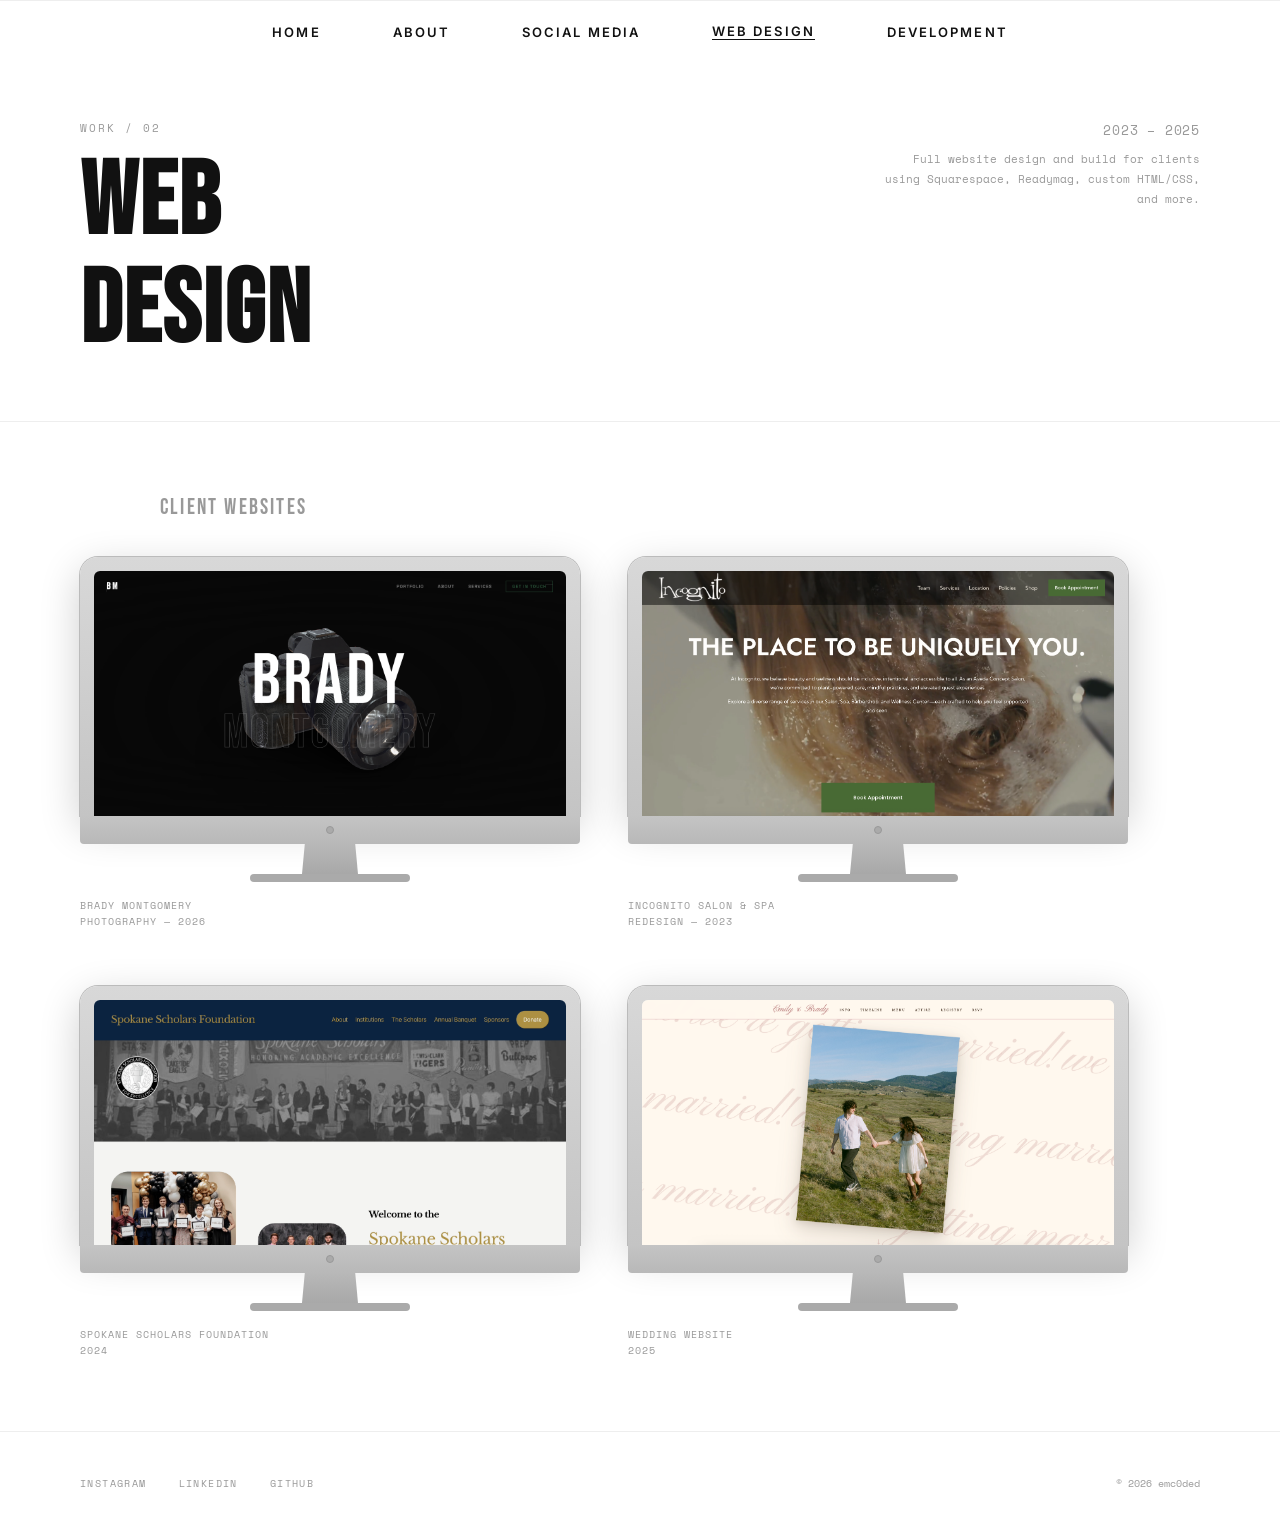
<file: web-design.html>
<!DOCTYPE html>
<html lang="en">
<head>
  <meta charset="UTF-8">
  <meta name="viewport" content="width=device-width, initial-scale=1.0">
  <title>web design — emily herbert</title>
  <link rel="icon" href="favicon.svg" type="image/svg+xml">
  <link rel="stylesheet" href="css/style.css?v=17">
</head>
<body>

  <!-- ── NAV ── -->
  <nav>
    <a href="index.html">HOME</a>
    <a href="index.html#about">ABOUT</a>
    <span class="nav-dropdown-toggle" data-menu="work-menu">WORK</span>
  </nav>
  <div class="nav-dropdown-menu" id="work-menu">
    <a href="social-media.html">Social Media</a>
    <a href="web-design.html">Web Design</a>
    <a href="development.html">Development</a>
  </div>

  <!-- ── PAGE HEADER ── -->
  <header class="work-header">
    <div class="work-header-left">
      <p class="eyebrow">Work / 02</p>
      <h1>Web<br>Design</h1>
    </div>
    <div class="work-header-right">
      <p class="year-range">2023 – 2025</p>
      <p class="work-desc">
        Full website design and build for clients using Squarespace, Readymag, custom HTML/CSS, and more.
      </p>
    </div>
  </header>

  <!-- ── DESKTOP GRID — Client Sites ── -->
  <section class="desktop-section">
    <p class="scroll-section-label">Client Websites</p>
    <div class="desktop-grid">

      <a class="desktop-mockup" href="https://bradymontgomery.com" target="_blank" rel="noopener">
        <div class="imac-wrap">
          <div class="imac-body">
            <div class="imac-screen"><img src="assets/bradywebsite/bradyhome.png" alt="Brady Montgomery Photography website"></div>
          </div>
          <div class="imac-chin"></div>
          <div class="imac-neck"></div>
          <div class="imac-foot"></div>
        </div>
        <p class="desktop-caption">Brady Montgomery<br>Photography &mdash; 2026</p>
      </a>

      <a class="desktop-mockup" href="https://incognitosalonandspa.com" target="_blank" rel="noopener">
        <div class="imac-wrap">
          <div class="imac-body">
            <div class="imac-screen"><img src="assets/incogwebsite/incoghome.png" alt="Incognito Salon &amp; Spa website"></div>
          </div>
          <div class="imac-chin"></div>
          <div class="imac-neck"></div>
          <div class="imac-foot"></div>
        </div>
        <p class="desktop-caption">Incognito Salon &amp; Spa<br>Redesign &mdash; 2023</p>
      </a>

      <a class="desktop-mockup" href="https://spokanescholars.com" target="_blank" rel="noopener">
        <div class="imac-wrap">
          <div class="imac-body">
            <div class="imac-screen"><img src="assets/ssfwebsite/ssfhome.png" alt="Spokane Scholars Foundation website"></div>
          </div>
          <div class="imac-chin"></div>
          <div class="imac-neck"></div>
          <div class="imac-foot"></div>
        </div>
        <p class="desktop-caption">Spokane Scholars Foundation<br>2024</p>
      </a>

      <a class="desktop-mockup" href="https://themontgomerys.love" target="_blank" rel="noopener">
        <div class="imac-wrap">
          <div class="imac-body">
            <div class="imac-screen"><img src="assets/weddingwebsite/weddinghome.png" alt="Wedding website"></div>
          </div>
          <div class="imac-chin"></div>
          <div class="imac-neck"></div>
          <div class="imac-foot"></div>
        </div>
        <p class="desktop-caption">Wedding Website<br>2025</p>
      </a>

    </div>
  </section>

  <!-- ── BOTTOM NAV ── -->
  <nav class="bottom-nav">
    <a href="index.html">HOME</a>
    <a href="index.html#about">ABOUT</a>
    <a href="social-media.html">Social Media</a>
    <a href="web-design.html">Web Design</a>
    <a href="development.html">Development</a>
  </nav>

  <!-- ── FOOTER ── -->
  <footer>
    <div class="footer-links">
      <a href="https://instagram.com/emc0ded" target="_blank" rel="noopener">Instagram</a>
      <a href="https://linkedin.com/in/emarieherb" target="_blank" rel="noopener">LinkedIn</a>
      <a href="https://github.com/emc0ded" target="_blank" rel="noopener">GitHub</a>
    </div>
    <span class="footer-copy">© 2026 emc0ded</span>
  </footer>

  <script src="js/main.js?v=5"></script>
</body>
</html>
</file>
<file: css/style.css>
@import url('https://fonts.googleapis.com/css2?family=Just+Me+Again+Down+Here&family=Space+Mono:ital,wght@0,400;0,700;1,400&family=Bebas+Neue&family=Inter:wght@300;400;500;600;700&display=swap');

*, *::before, *::after {
  box-sizing: border-box;
  margin: 0;
  padding: 0;
}

:root {
  --bg:           #ffffff;
  --fg:           #111111;
  --accent:       #c8a45e;
  --accent-dark:  #9e7d3e;
  --cream:        #f8f6f1;
  --light:        #eeeeee;
  --mid:          #999999;
  --font-hand:    'Just Me Again Down Here', cursive;
  --font-mono:    'Space Mono', monospace;
  --font-sans:    'Inter', sans-serif;
  --font-display: 'Bebas Neue', sans-serif;
}

html { scroll-behavior: smooth; }

body {
  background: var(--bg);
  color: var(--fg);
  font-family: var(--font-mono);
  overflow-x: hidden;
}

/* NAV */
nav {
  position: fixed;
  top: 0; left: 0; right: 0;
  z-index: 9999;
  display: flex;
  justify-content: center;
  align-items: center;
  gap: 72px;
  padding: 22px 48px;
  background: rgba(255,255,255,0.98);
}

nav a {
  font-family: var(--font-sans);
  font-weight: 600;
  font-size: 13px;
  letter-spacing: 0.16em;
  text-decoration: none;
  color: var(--fg);
  text-transform: uppercase;
  transition: opacity 0.2s;
}

nav a:hover { opacity: 0.4; }
nav a.active { border-bottom: 1.5px solid var(--fg); }

.nav-dropdown { position: relative; display: flex; align-items: center; }

.nav-dropdown-toggle {
  font-family: var(--font-sans);
  font-weight: 600;
  font-size: 13px;
  letter-spacing: 0.16em;
  text-transform: uppercase;
  cursor: pointer;
  color: var(--fg);
  display: flex;
  align-items: center;
  gap: 5px;
  transition: opacity 0.2s;
}

.nav-dropdown-toggle:hover { opacity: 0.4; }

.nav-dropdown-toggle::after {
  content: '';
  display: inline-block;
  width: 6px; height: 6px;
  border-right: 1.5px solid var(--fg);
  border-bottom: 1.5px solid var(--fg);
  transform: rotate(45deg) translateY(-2px);
  transition: transform 0.2s;
}

.nav-dropdown-toggle.open::after {
  transform: rotate(-135deg) translateY(-2px);
}

.nav-dropdown-menu {
  position: fixed;
  top: 64px;
  background: var(--bg);
  border: 1px solid var(--fg);
  min-width: 192px;
  display: none;
  flex-direction: column;
  z-index: 99999;
}

.nav-dropdown-menu.open { display: flex; }

.nav-dropdown-menu a {
  padding: 13px 22px;
  font-size: 11px;
  letter-spacing: 0.14em;
  border-bottom: 1px solid var(--light);
  white-space: nowrap;
  display: block;
  color: var(--fg);
  text-decoration: none;
}

.nav-dropdown-menu a:last-child { border-bottom: none; }
.nav-dropdown-menu a:hover { background: var(--cream); }

/* HERO */
.hero {
  position: relative;
  width: 100vw;
  height: 100vh;
  overflow: hidden;
  display: flex;
  align-items: center;
  justify-content: center;
}

.hero-title {
  font-family: var(--font-hand);
  font-size: clamp(56px, 8.5vw, 116px);
  font-weight: 700;
  line-height: 1.08;
  text-align: center;
  pointer-events: none;
  user-select: none;
  z-index: 2;
  position: relative;
}

/* DRAGGABLES */
.draggable {
  position: absolute;
  cursor: grab;
  user-select: none;
  z-index: 10;
  will-change: transform;
  transition: box-shadow 0.15s;
}

.draggable:active,
.draggable.dragging {
  cursor: grabbing;
  z-index: 50;
}

.hero-photo {
  width: clamp(120px, 13vw, 200px);
  height: clamp(155px, 17vw, 260px);
  object-fit: cover;
  object-position: center;
  display: block;
  transform: rotate(-2deg);
  box-shadow: 2px 4px 16px rgba(0,0,0,0.12);
}

.photo-card {
  width: clamp(120px, 13vw, 200px);
  height: clamp(155px, 17vw, 260px);
  background: var(--light);
  border: 2px dashed #ccc;
  display: flex;
  align-items: center;
  justify-content: center;
  font-family: var(--font-mono);
  font-size: 10px;
  color: var(--mid);
  text-align: center;
  line-height: 1.6;
  padding: 12px;
  transform: rotate(-2deg);
}

.sticky-note {
  background: #fafaf8;
  border: 1px solid #e0e0e0;
  padding: 22px 26px;
  max-width: 230px;
  box-shadow: 3px 4px 14px rgba(0,0,0,0.07);
  transform: rotate(1.5deg);
}

.sticky-note p {
  font-family: var(--font-sans);
  font-size: 10.5px;
  font-weight: 700;
  letter-spacing: 0.07em;
  text-transform: uppercase;
  line-height: 1.75;
  color: var(--fg);
}

.sticky-note .cursive {
  font-family: var(--font-hand);
  font-size: 16px;
  font-weight: 400;
  text-transform: none;
  letter-spacing: 0;
  color: #555;
}

.sticky-note hr {
  border: none;
  border-top: 1px solid #e8e8e8;
  margin: 10px 0;
}

.gold-star svg {
  width: clamp(64px, 7vw, 110px);
  height: clamp(64px, 7vw, 110px);
  filter: drop-shadow(0 3px 8px rgba(160,120,30,0.25));
}

.hero-sticker {
  width: clamp(130px, 15vw, 220px);
  height: clamp(130px, 15vw, 220px);
  object-fit: contain;
  display: block;
}

.hero-resume {
  width: clamp(150px, 16vw, 250px);
  object-fit: contain;
  display: block;
  filter: drop-shadow(2px 4px 10px rgba(0,0,0,0.2));
}

/* ABOUT SECTION */
.about-section {
  min-height: 100vh;
  display: grid;
  grid-template-columns: 1fr 1fr;
  align-items: center;
  padding: 100px 120px;
  gap: 80px;
  border-top: 1px solid var(--light);
}

.about-photo-wrap {
  display: flex;
  justify-content: center;
  align-items: flex-end;
}

.wave-anim {
  position: relative;
  width: min(420px, 100%);
  aspect-ratio: 420 / 620;
}

.wave-frame {
  position: absolute;
  top: 0; left: 0;
  width: 100%;
  height: 100%;
  object-fit: contain;
  object-position: bottom center;
}

.wave-a { animation: wave-show 0.9s steps(1) infinite; }
.wave-b { animation: wave-hide 0.9s steps(1) infinite; }

@keyframes wave-show {
  0%,  49.9% { opacity: 1; }
  50%, 100%  { opacity: 0; }
}

@keyframes wave-hide {
  0%,  49.9% { opacity: 0; }
  50%, 100%  { opacity: 1; }
}

.about-text h2 {
  font-family: var(--font-hand);
  font-size: clamp(44px, 6vw, 74px);
  font-weight: 700;
  margin-bottom: 20px;
  line-height: 1.1;
}

.about-text .tagline {
  font-family: var(--font-sans);
  font-size: 13px;
  font-weight: 700;
  text-transform: uppercase;
  letter-spacing: 0.08em;
  line-height: 1.75;
  margin-bottom: 28px;
  color: var(--fg);
}

.about-text p {
  font-family: var(--font-mono);
  font-size: 12.5px;
  line-height: 2;
  color: #444;
  margin-bottom: 18px;
}

/* WORK PAGE HEADER */
.work-header {
  padding: 120px 80px 56px;
  border-bottom: 1px solid var(--light);
  display: flex;
  align-items: flex-start;
  justify-content: space-between;
  gap: 40px;
}

.work-header-left .eyebrow {
  font-family: var(--font-mono);
  font-size: 11px;
  letter-spacing: 0.18em;
  text-transform: uppercase;
  color: var(--mid);
  margin-bottom: 14px;
}

.work-header-left h1 {
  font-family: var(--font-display);
  font-size: clamp(56px, 8vw, 112px);
  letter-spacing: 0.02em;
  line-height: 1.05;
  color: var(--fg);
}

.work-header-right {
  text-align: right;
  padding-bottom: 8px;
}

.work-header-right .year-range {
  font-family: var(--font-mono);
  font-size: 13px;
  color: var(--mid);
  letter-spacing: 0.06em;
}

.work-header-right .work-desc {
  font-family: var(--font-mono);
  font-size: 11px;
  color: var(--mid);
  max-width: 320px;
  line-height: 1.8;
  margin-top: 10px;
}

/* HORIZONTAL SCROLL */
.scroll-section { padding: 72px 0; }

.scroll-section-label {
  font-family: var(--font-display);
  font-size: 22px;
  letter-spacing: 0.1em;
  margin-bottom: 36px;
  color: var(--mid);
  padding: 0 80px;
}

.scroll-track {
  display: flex;
  gap: 28px;
  overflow-x: auto;
  padding-bottom: 28px;
  scrollbar-width: none;
  cursor: default;
  -webkit-overflow-scrolling: touch;
}

.scroll-track::-webkit-scrollbar { display: none; }

/* PHONE MOCKUP */
.phone-mockup {
  flex-shrink: 0;
  display: flex;
  flex-direction: column;
  gap: 16px;
  width: 190px;
}

.phone-frame {
  width: 190px;
  height: 385px;
  background: #1a1a1a;
  border-radius: 32px;
  padding: 14px 10px;
  box-shadow: 0 0 0 1px #333, 0 12px 40px rgba(0,0,0,0.3);
  position: relative;
}

.phone-frame::before {
  content: '';
  position: absolute;
  top: 14px; left: 50%;
  transform: translateX(-50%);
  width: 48px; height: 6px;
  background: #111;
  border-radius: 3px;
  z-index: 2;
}

.phone-screen {
  width: 100%;
  height: 100%;
  background: var(--light);
  border-radius: 22px;
  overflow: hidden;
  display: flex;
  align-items: center;
  justify-content: center;
  font-family: var(--font-mono);
  font-size: 9.5px;
  color: var(--mid);
  text-align: center;
  line-height: 1.7;
  padding: 12px;
}

.phone-screen img,
.phone-screen video {
  width: calc(100% + 24px);
  height: calc(100% + 24px);
  object-fit: cover;
  border-radius: 22px;
  display: block;
  margin: -12px;
}

.phone-caption {
  font-family: var(--font-mono);
  font-size: 10px;
  letter-spacing: 0.1em;
  text-transform: uppercase;
  color: var(--mid);
  line-height: 1.6;
}

/* iMAC MOCKUP */
.desktop-mockup {
  display: flex;
  flex-direction: column;
  gap: 16px;
  width: 100%;
}

.imac-wrap {
  display: flex;
  flex-direction: column;
  align-items: center;
}

.imac-body {
  width: 100%;
  background: linear-gradient(180deg, #d8d8d8 0%, #c4c4c4 100%);
  border-radius: 18px 18px 0 0;
  padding: 14px 14px 0;
  box-shadow: 0 0 0 1px #bbb, 0 12px 40px rgba(0,0,0,0.2);
}

.imac-screen {
  width: 100%;
  aspect-ratio: 472 / 245;
  background: var(--light);
  border-radius: 6px 6px 0 0;
  overflow: hidden;
}

.imac-screen img {
  width: 100%;
  height: 100%;
  object-fit: cover;
  object-position: top;
  display: block;
}

.imac-chin {
  width: 100%;
  height: 28px;
  background: linear-gradient(180deg, #c4c4c4 0%, #b8b8b8 100%);
  border-radius: 0 0 4px 4px;
  display: flex;
  align-items: center;
  justify-content: center;
}

.imac-chin::after {
  content: '';
  width: 8px; height: 8px;
  border-radius: 50%;
  background: #aaa;
  border: 1px solid #999;
}

.imac-neck {
  width: 56px; height: 30px;
  background: linear-gradient(180deg, #b8b8b8, #a8a8a8);
  clip-path: polygon(5% 0, 95% 0, 100% 100%, 0% 100%);
}

.imac-foot {
  width: 160px; height: 8px;
  background: #aaa;
  border-radius: 4px;
}

.desktop-caption {
  font-family: var(--font-mono);
  font-size: 10px;
  letter-spacing: 0.1em;
  text-transform: uppercase;
  color: var(--mid);
  line-height: 1.6;
}

a.desktop-mockup {
  text-decoration: none;
  display: flex;
  flex-direction: column;
  gap: 16px;
  cursor: pointer;
  width: 100%;
}

a.desktop-mockup:hover .imac-body {
  opacity: 0.85;
  transition: opacity 0.2s;
}

/* DESKTOP GRID (web-design page) */
.desktop-section { padding: 72px 80px; }

.desktop-grid {
  display: grid;
  grid-template-columns: repeat(2, minmax(0, 500px));
  gap: 56px 48px;
  margin-top: 36px;
}

/* EMAIL LINK */
.about-email {
  display: inline-flex;
  align-items: center;
  gap: 10px;
  font-family: var(--font-mono);
  font-size: 10px;
  letter-spacing: 0.16em;
  text-transform: uppercase;
  color: var(--fg);
  text-decoration: none;
  padding: 13px 22px;
  border: 1px solid var(--fg);
  margin-top: 28px;
  transition: background 0.2s, color 0.2s;
}

.about-email:hover {
  background: var(--fg);
  color: var(--bg);
}

/* PROJECT CARDS */
.projects-section { padding: 72px 80px; }

.projects-grid {
  display: grid;
  grid-template-columns: repeat(auto-fill, minmax(300px, 1fr));
  gap: 1px;
  border: 1px solid var(--fg);
}

.project-card {
  padding: 40px 36px;
  border-right: 1px solid var(--fg);
  border-bottom: 1px solid var(--fg);
  transition: background 0.2s;
}

.project-logo {
  width: 56px;
  height: 56px;
  object-fit: contain;
  border-radius: 12px;
  margin-bottom: 20px;
  display: block;
}

.project-card:hover { background: var(--cream); }

.project-card .eyebrow {
  font-family: var(--font-mono);
  font-size: 10px;
  letter-spacing: 0.18em;
  text-transform: uppercase;
  color: var(--mid);
  margin-bottom: 14px;
}

.project-card h3 {
  font-family: var(--font-display);
  font-size: 32px;
  letter-spacing: 0.04em;
  margin-bottom: 14px;
  line-height: 1;
}

.project-card p {
  font-family: var(--font-mono);
  font-size: 11.5px;
  line-height: 1.9;
  color: #555;
  margin-bottom: 22px;
}

.tech-stack { display: flex; flex-wrap: wrap; gap: 6px; }

.tech-tag {
  font-family: var(--font-mono);
  font-size: 9px;
  letter-spacing: 0.1em;
  text-transform: uppercase;
  padding: 4px 10px;
  border: 1px solid #ddd;
  color: var(--mid);
}

.project-link {
  display: inline-block;
  margin-top: 20px;
  font-family: var(--font-mono);
  font-size: 10px;
  letter-spacing: 0.14em;
  text-transform: uppercase;
  color: var(--fg);
  text-decoration: none;
  border-bottom: 1px solid var(--fg);
  padding-bottom: 2px;
  transition: opacity 0.2s;
}

.project-link:hover { opacity: 0.4; }

/* BACK LINK */
.back-link {
  display: inline-flex;
  align-items: center;
  gap: 8px;
  font-family: var(--font-mono);
  font-size: 10px;
  letter-spacing: 0.14em;
  text-transform: uppercase;
  color: var(--mid);
  text-decoration: none;
  transition: color 0.2s;
}

.back-link:hover { color: var(--fg); }
.back-link::before { content: '←'; font-size: 14px; }

/* BOTTOM NAV */
.bottom-nav {
  display: flex;
  justify-content: center;
  align-items: center;
  gap: 72px;
  padding: 22px 48px;
  border-top: 1px solid var(--light);
  background: var(--bg);
}

/* FOOTER */
footer {
  border-top: 1px solid var(--light);
  padding: 44px 80px;
  display: flex;
  justify-content: space-between;
  align-items: center;
  flex-wrap: wrap;
  gap: 20px;
}

.footer-name { font-family: var(--font-hand); font-size: 26px; font-weight: 700; }

.footer-links { display: flex; gap: 32px; flex-wrap: wrap; }

.footer-links a {
  font-family: var(--font-mono);
  font-size: 10px;
  letter-spacing: 0.14em;
  text-transform: uppercase;
  text-decoration: none;
  color: var(--mid);
  transition: color 0.2s;
}

.footer-links a:hover { color: var(--fg); }

.footer-copy { font-family: var(--font-mono); font-size: 10px; color: var(--mid); }

/* ASSET FADE-IN */
.phone-screen img,
.phone-screen video,
.imac-screen img,
.hero-photo,
.hero-resume,
.hero-sticker,
.project-logo {
  opacity: 0;
  transition: opacity 0.55s ease;
}

.asset-loaded { opacity: 1 !important; }

.wave-frame { transition: none; }

/* SCROLL REVEAL */
.reveal {
  opacity: 0;
  transform: translateY(18px);
  transition: opacity 0.55s ease, transform 0.55s ease;
}

.reveal.visible {
  opacity: 1;
  transform: translateY(0);
}

/* RESPONSIVE */
@media (max-width: 900px) {
  nav { gap: 32px; padding: 18px 24px; }
  .about-section { grid-template-columns: 1fr; padding: 80px 32px; gap: 40px; }
  .work-header { flex-direction: column; gap: 24px; align-items: flex-start; padding: 120px 32px 40px; }
  .scroll-section { padding: 48px 0; }
  .scroll-section-label { padding: 0 32px; }
  .desktop-section { padding: 48px 32px; }
  .desktop-grid { grid-template-columns: 1fr; gap: 48px; }
  .projects-section { padding: 48px 32px; }
  footer { padding: 36px 32px; }
  .bottom-nav { gap: 20px; padding: 18px 24px; flex-wrap: wrap; justify-content: center; }
}

@media (max-width: 480px) {
  nav { gap: 20px; padding: 16px 20px; }
  nav a, .nav-dropdown-toggle { font-size: 11px; letter-spacing: 0.12em; }
  .bottom-nav { gap: 14px 24px; padding: 20px 24px; }
  .bottom-nav a { font-size: 11px; letter-spacing: 0.12em; }
  footer { flex-direction: column; gap: 16px; text-align: center; padding: 32px 24px; }
  .footer-links { justify-content: center; }
  #drag-photo { top: 68% !important; }
}
</file>
